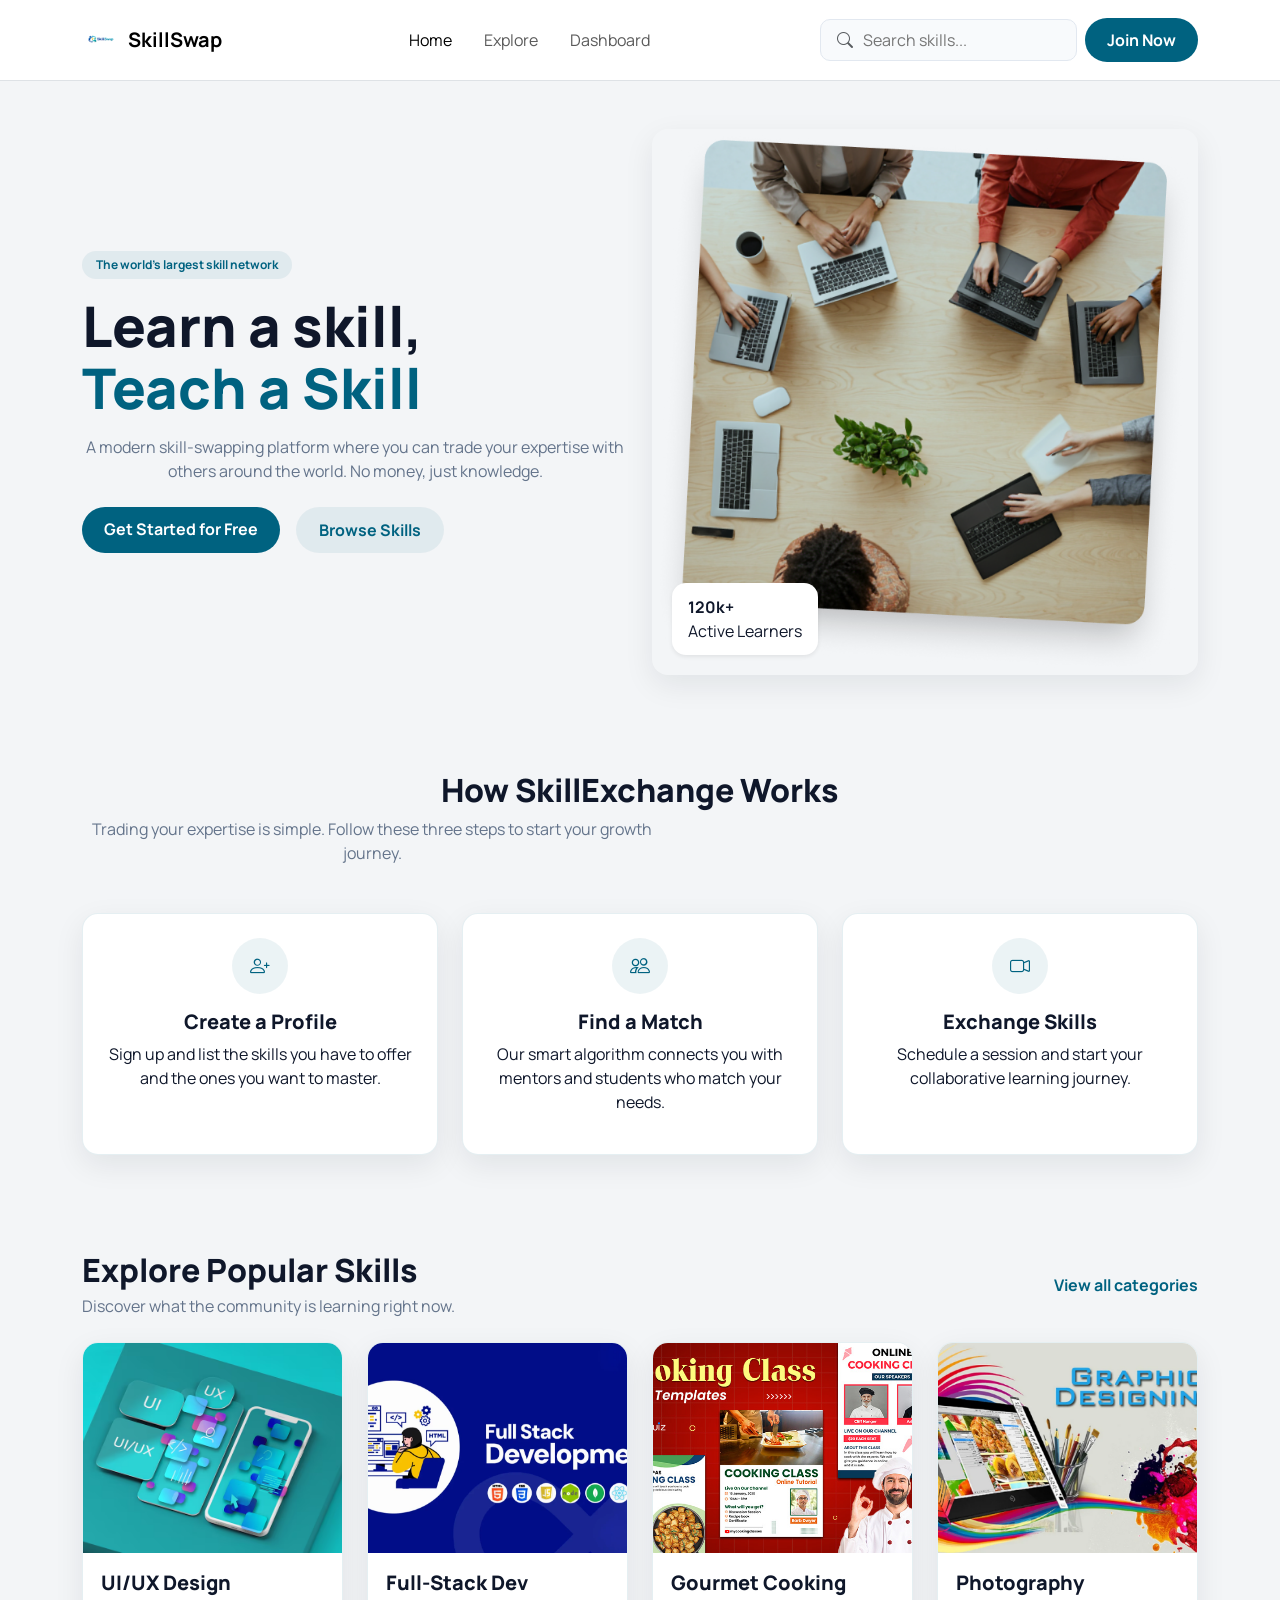
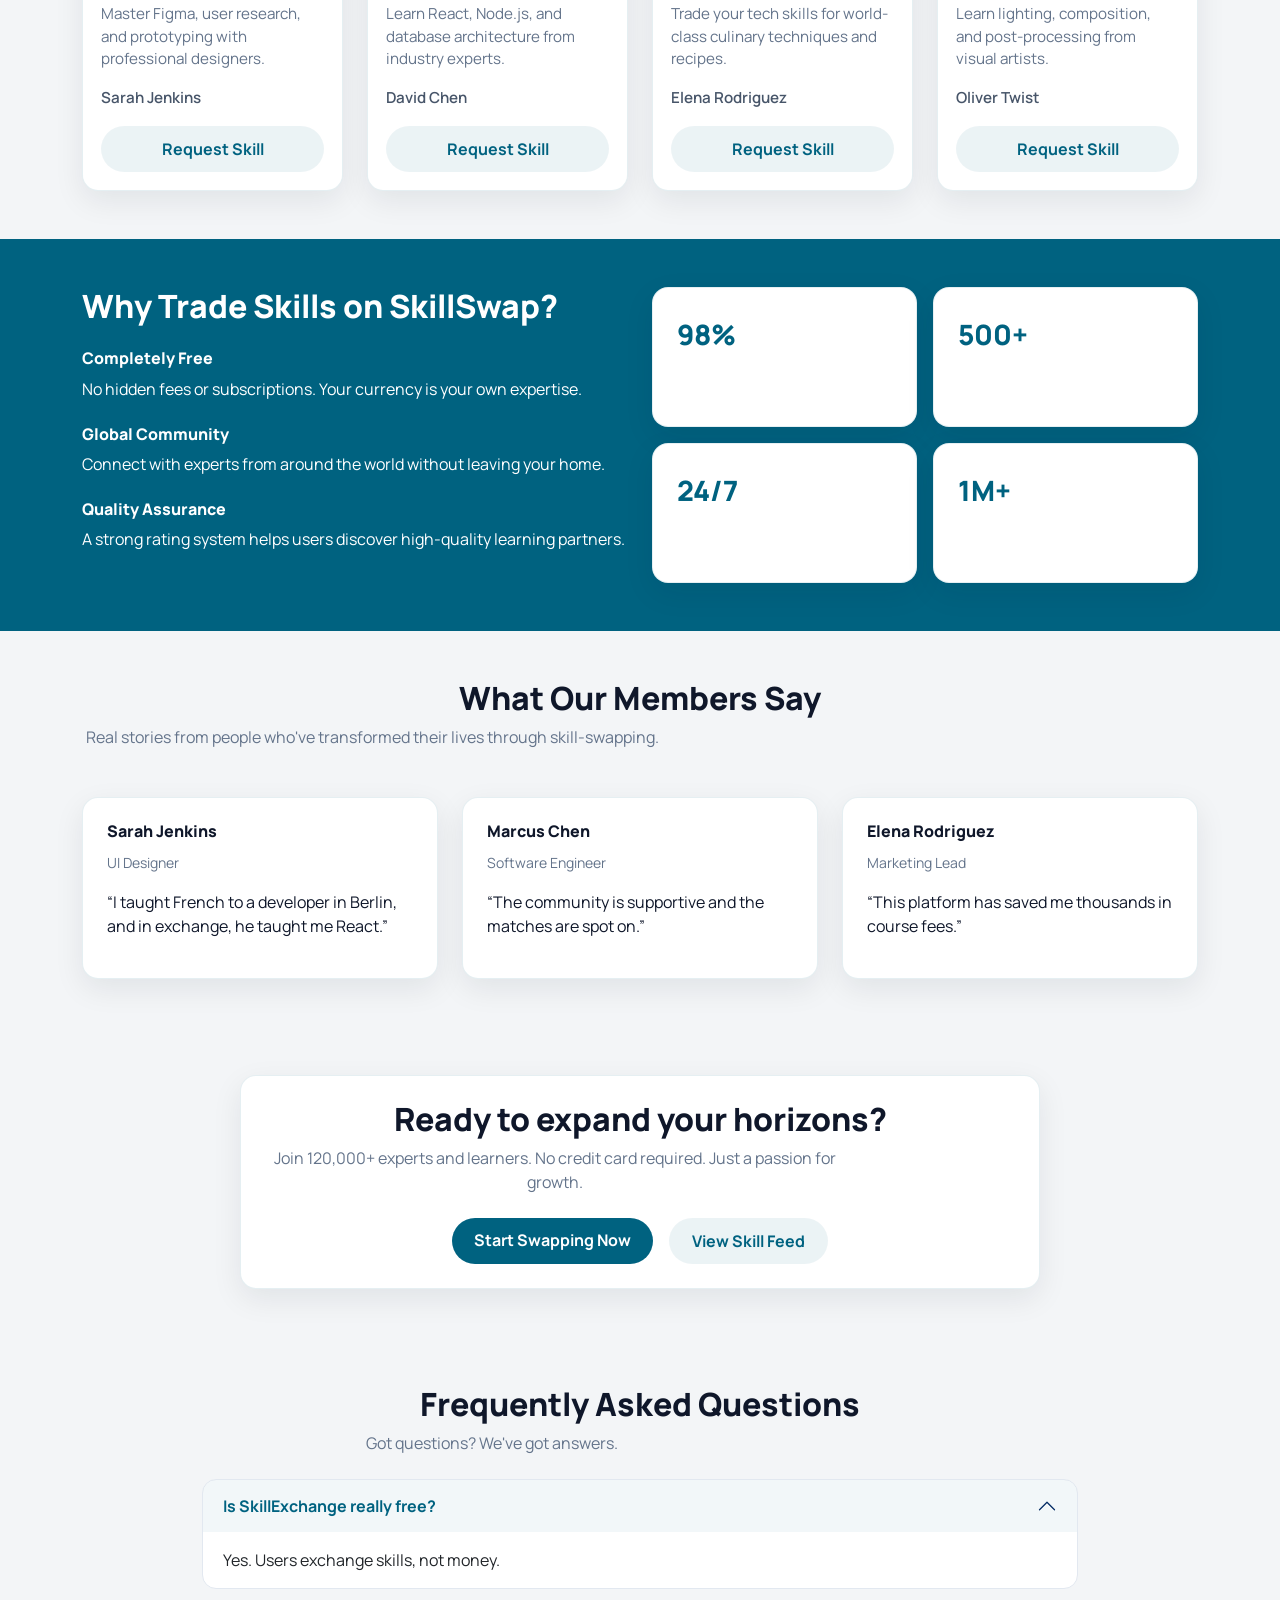
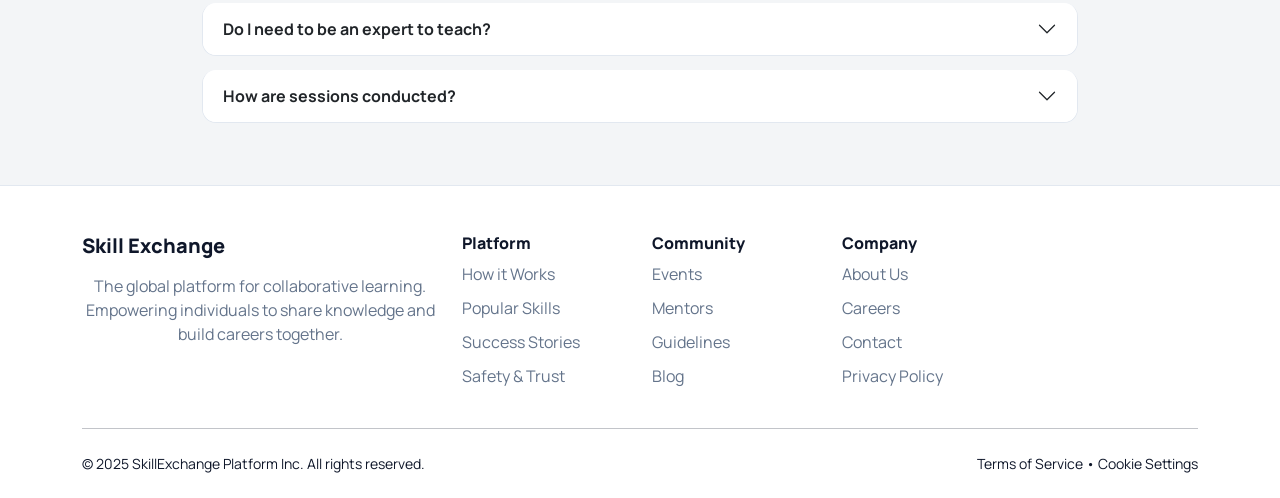
<file: index.html>
<!DOCTYPE html>
<html lang="en">
<head>
  <meta charset="UTF-8" />
  <meta name="viewport" content="width=device-width, initial-scale=1.0" />
  <title>SkillSwap | Learn a Skill, Teach a Skill</title>

  <link rel="preconnect" href="https://fonts.googleapis.com">
  <link rel="preconnect" href="https://fonts.gstatic.com" crossorigin>
  <link href="https://fonts.googleapis.com/css2?family=Manrope:wght@400;500;600;700;800&family=Montserrat:wght@400;500;600;700&display=swap" rel="stylesheet">

  <link href="https://cdn.jsdelivr.net/npm/bootstrap@5.3.3/dist/css/bootstrap.min.css" rel="stylesheet">
  <link href="https://cdn.jsdelivr.net/npm/bootstrap-icons@1.11.3/font/bootstrap-icons.css" rel="stylesheet">

  <link rel="stylesheet" href="assets/css/style.css" />
</head>


<body>
  <!-- Navbar -->
  <nav class="navbar navbar-expand-lg navbar-light bg-white border-bottom sticky-top py-3">
    <div class="container">
      <a class="navbar-brand d-flex align-items-center gap-2" href="index.html">
  <img src="assets/images/logo 2.png" alt="SkillSwap Logo" class="navbar-logo">
  <span class="fw-bold">SkillSwap</span>
</a>

      <button class="navbar-toggler" type="button" data-bs-toggle="collapse" data-bs-target="#mainNav">
        <span class="navbar-toggler-icon"></span>
      </button>

      <div class="collapse navbar-collapse" id="mainNav">
        <ul class="navbar-nav mx-auto gap-lg-3">
          <li class="nav-item"><a class="nav-link active" href="index.html">Home</a></li>
          <li class="nav-item"><a class="nav-link" href="explore.html">Explore</a></li>
          <li class="nav-item"><a class="nav-link" href="dashboard.html">Dashboard</a></li>
        </ul>

        <div class="d-flex align-items-center gap-2">
          <div class="search-box d-none d-lg-flex align-items-center px-3">
            <i class="bi bi-search text-muted me-2"></i>
            <input type="text" class="border-0 bg-transparent w-100" placeholder="Search skills..." />
          </div>
          <a href="signup.html" class="btn btn-brand">Join Now</a>
        </div>
      </div>
    </div>
  </nav>

  <!-- Hero -->
  <header class="hero-section py-5 py-lg-6">
    <div class="container">
      <div class="row align-items-center g-4">
        <div class="col-lg-6">
          <span class="badge badge-soft mb-3">The world’s largest skill network</span>
          <h1 class="hero-title mb-3">Learn a skill,<br><span>Teach a Skill</span></h1>
          <p class="hero-text mb-4">
            A modern skill-swapping platform where you can trade your expertise with others around the world.
            No money, just knowledge.
          </p>
          <div class="d-flex flex-wrap gap-3">
            <a href="signup.html" class="btn btn-brand">Get Started for Free</a>
            <a href="explore.html" class="btn btn-soft">Browse Skills</a>
          </div>
        </div>


        <div class="col-lg-6">
          <div class="hero-image-card">
            <img src="assets/images/Overlay+Shadow.png
            " class="img-fluid rounded-4" alt="SkillSwap hero">
            <div class="hero-stat shadow-sm">
              <strong>120k+</strong>
              <span>Active Learners</span>
            </div>
          </div>
        </div>
      </div>
    </div>
  </header>

  <!-- How it works -->
  <section class="py-5">
    <div class="container">
      <div class="text-center mb-5">
        <h2 class="section-title">How SkillExchange Works</h2>
        <p class="section-subtitle">Trading your expertise is simple. Follow these three steps to start your growth journey.</p>
      </div>

      <div class="row g-4">
        <div class="col-md-4">
          <div class="info-card h-100 text-center">
            <div class="icon-circle mx-auto mb-3"><i class="bi bi-person-plus"></i></div>
            <h5>Create a Profile</h5>
            <p>Sign up and list the skills you have to offer and the ones you want to master.</p>
          </div>
        </div>

        <div class="col-md-4">
          <div class="info-card h-100 text-center">
            <div class="icon-circle mx-auto mb-3"><i class="bi bi-people"></i></div>
            <h5>Find a Match</h5>
            <p>Our smart algorithm connects you with mentors and students who match your needs.</p>
          </div>
        </div>

        <div class="col-md-4">
          <div class="info-card h-100 text-center">
            <div class="icon-circle mx-auto mb-3"><i class="bi bi-camera-video"></i></div>
            <h5>Exchange Skills</h5>
            <p>Schedule a session and start your collaborative learning journey.</p>
          </div>
        </div>
      </div>
    </div>
  </section>

  <!-- Popular skills -->
  <section class="py-5">
    <div class="container">
      <div class="d-flex flex-wrap justify-content-between align-items-center mb-4">
        <div>
          <h2 class="section-title mb-1">Explore Popular Skills</h2>
          <p class="section-subtitle mb-0">Discover what the community is learning right now.</p>
        </div>
        <a href="explore.html" class="view-link">View all categories</a>
      </div>

      <div class="row g-4" id="popularSkills">
        <!-- JS injected cards -->
      </div>
    </div>
  </section>

  <!-- Why SkillSwap -->
  <section class="why-section py-5">
    <div class="container">
      <div class="row g-4 align-items-stretch">
        <div class="col-lg-6">
          <h2 class="text-white section-title mb-4">Why Trade Skills on SkillSwap?</h2>

          <div class="why-item">
            <h6>Completely Free</h6>
            <p>No hidden fees or subscriptions. Your currency is your own expertise.</p>
          </div>

          <div class="why-item">
            <h6>Global Community</h6>
            <p>Connect with experts from around the world without leaving your home.</p>
          </div>

          <div class="why-item">
            <h6>Quality Assurance</h6>
            <p>A strong rating system helps users discover high-quality learning partners.</p>
          </div>
        </div>

        <div class="col-lg-6">
          <div class="row g-3">
            <div class="col-6">
              <div class="stat-card"><h3>98%</h3><p>Satisfaction Rate</p></div>
            </div>
            <div class="col-6">
              <div class="stat-card"><h3>500+</h3><p>Unique Skills</p></div>
            </div>
            <div class="col-6">
              <div class="stat-card"><h3>24/7</h3><p>Learning Access</p></div>
            </div>
            <div class="col-6">
              <div class="stat-card"><h3>1M+</h3><p>Lessons Swapped</p></div>
            </div>
          </div>
        </div>
      </div>
    </div>
  </section>

  <!-- Testimonials -->
  <section class="py-5">
    <div class="container">
      <div class="text-center mb-5">
        <h2 class="section-title">What Our Members Say</h2>
        <p class="section-subtitle">Real stories from people who've transformed their lives through skill-swapping.</p>
      </div>

      <div class="row g-4">
        <div class="col-md-4">
          <div class="testimonial-card h-100">
            <h6>Sarah Jenkins</h6>
            <small>UI Designer</small>
            <p class="mt-3">“I taught French to a developer in Berlin, and in exchange, he taught me React.”</p>
          </div>
        </div>

        <div class="col-md-4">
          <div class="testimonial-card h-100">
            <h6>Marcus Chen</h6>
            <small>Software Engineer</small>
            <p class="mt-3">“The community is supportive and the matches are spot on.”</p>
          </div>
        </div>

        <div class="col-md-4">
          <div class="testimonial-card h-100">
            <h6>Elena Rodriguez</h6>
            <small>Marketing Lead</small>
            <p class="mt-3">“This platform has saved me thousands in course fees.”</p>
          </div>
        </div>
      </div>
    </div>
  </section>

  <!-- CTA -->
  <section class="py-5">
    <div class="container">
      <div class="cta-box text-center">
        <h2 class="section-title">Ready to expand your horizons?</h2>
        <p class="section-subtitle">Join 120,000+ experts and learners. No credit card required. Just a passion for growth.</p>
        <div class="d-flex justify-content-center flex-wrap gap-3 mt-4">
          <a href="signup.html" class="btn btn-brand">Start Swapping Now</a>
          <a href="explore.html" class="btn btn-soft">View Skill Feed</a>
        </div>
      </div>
    </div>
  </section>

  <!-- FAQ -->
  <section class="py-5">
    <div class="container faq-wrap">
      <div class="text-center mb-4">
        <h2 class="section-title">Frequently Asked Questions</h2>
        <p class="section-subtitle">Got questions? We've got answers.</p>
      </div>

      <div class="accordion" id="faqAccordion">
        <div class="accordion-item">
          <h2 class="accordion-header">
            <button class="accordion-button" type="button" data-bs-toggle="collapse" data-bs-target="#faq1">
              Is SkillExchange really free?
            </button>
          </h2>
          <div id="faq1" class="accordion-collapse collapse show" data-bs-parent="#faqAccordion">
            <div class="accordion-body">Yes. Users exchange skills, not money.</div>
          </div>
        </div>

        <div class="accordion-item">
          <h2 class="accordion-header">
            <button class="accordion-button collapsed" type="button" data-bs-toggle="collapse" data-bs-target="#faq2">
              Do I need to be an expert to teach?
            </button>
          </h2>
          <div id="faq2" class="accordion-collapse collapse" data-bs-parent="#faqAccordion">
            <div class="accordion-body">No. You only need a skill that can help someone else.</div>
          </div>
        </div>

        <div class="accordion-item">
          <h2 class="accordion-header">
            <button class="accordion-button collapsed" type="button" data-bs-toggle="collapse" data-bs-target="#faq3">
              How are sessions conducted?
            </button>
          </h2>
          <div id="faq3" class="accordion-collapse collapse" data-bs-parent="#faqAccordion">
            <div class="accordion-body">Sessions can be scheduled virtually or physically depending on users.</div>
          </div>
        </div>
      </div>
    </div>
  </section>
  
<!-- JS to inject popular skills start -->
  
  <!-- JS to inject popular skills end -->

  <!-- Footer -->
  <footer class="footer-section pt-5 pb-4">
    <div class="container">
      <div class="row g-4">
        <div class="col-lg-4">
          <h5 class="mb-3">Skill Exchange</h5>
          <p class="footer-text">
            The global platform for collaborative learning. Empowering individuals to share knowledge and build careers together.
          </p>
        </div>

        <div class="col-6 col-lg-2">
          <h6>Platform</h6>
          <ul class="list-unstyled footer-links">
            <li><a href="#">How it Works</a></li>
            <li><a href="#">Popular Skills</a></li>
            <li><a href="#">Success Stories</a></li>
            <li><a href="#">Safety & Trust</a></li>
          </ul>
        </div>

        <div class="col-6 col-lg-2">
          <h6>Community</h6>
          <ul class="list-unstyled footer-links">
            <li><a href="#">Events</a></li>
            <li><a href="#">Mentors</a></li>
            <li><a href="#">Guidelines</a></li>
            <li><a href="#">Blog</a></li>
          </ul>
        </div>

        <div class="col-6 col-lg-2">
          <h6>Company</h6>
          <ul class="list-unstyled footer-links">
            <li><a href="#">About Us</a></li>
            <li><a href="#">Careers</a></li>
            <li><a href="#">Contact</a></li>
            <li><a href="#">Privacy Policy</a></li>
          </ul>
        </div>
      </div>

      <hr class="my-4">

      <div class="d-flex flex-column flex-md-row justify-content-between gap-2">
        <small>© 2025 SkillExchange Platform Inc. All rights reserved.</small>
        <small>Terms of Service • Cookie Settings</small>
      </div>
    </div>
  </footer>

  <script src="https://cdn.jsdelivr.net/npm/bootstrap@5.3.3/dist/js/bootstrap.bundle.min.js"></script>
  <script src="assets/js/main.js"></script>
</body>
</html>
</file>
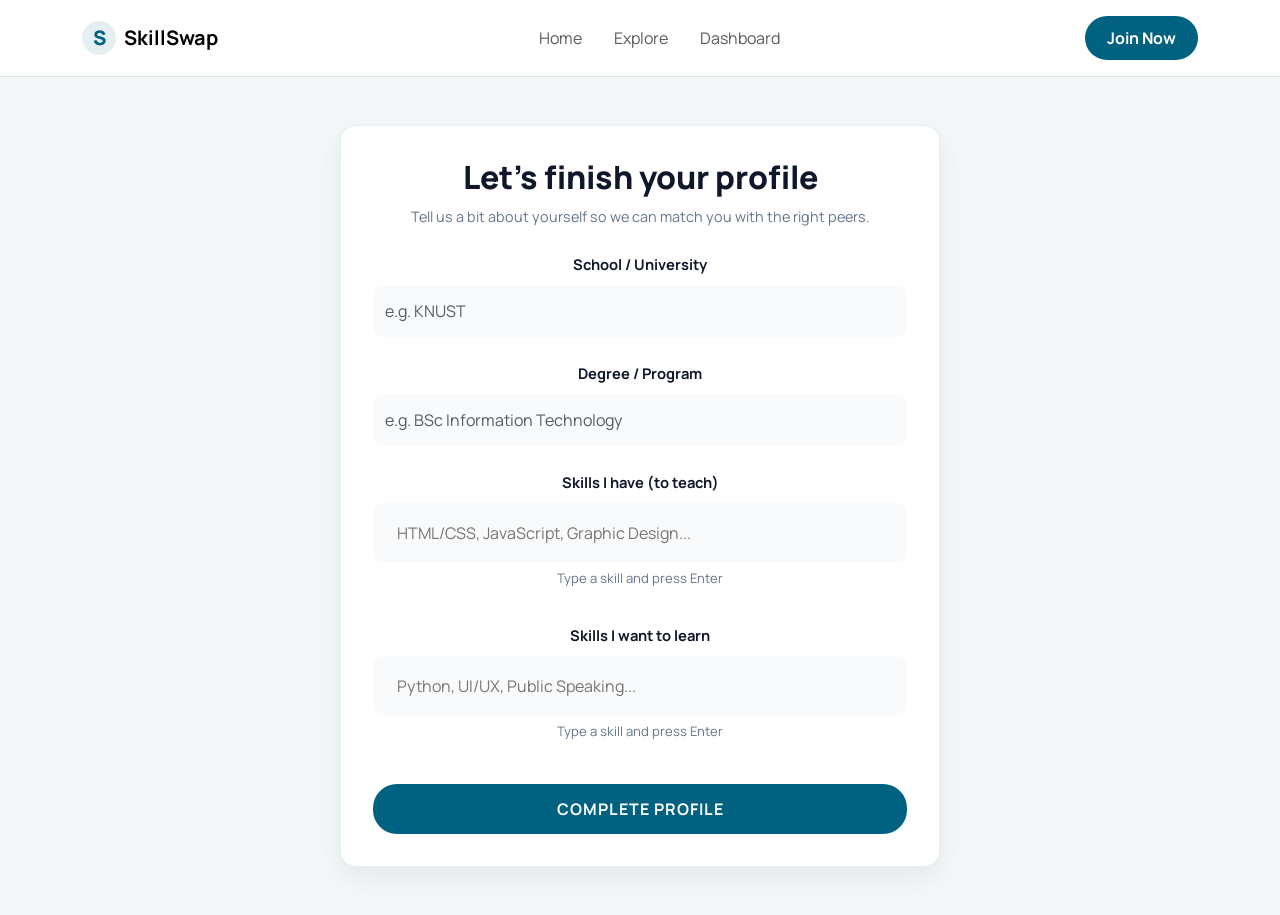
<file: create-profile.html>
<!DOCTYPE html>
<html lang="en">
<head>
  <meta charset="UTF-8" />
  <meta name="viewport" content="width=device-width, initial-scale=1.0" />
  <title>Complete Profile | SkillSwap</title>

  <link rel="preconnect" href="https://fonts.googleapis.com">
  <link rel="preconnect" href="https://fonts.gstatic.com" crossorigin>
  <link href="https://fonts.googleapis.com/css2?family=Manrope:wght@400;500;600;700;800&display=swap" rel="stylesheet">

  <link href="https://cdn.jsdelivr.net/npm/bootstrap@5.3.3/dist/css/bootstrap.min.css" rel="stylesheet">
  <link href="https://cdn.jsdelivr.net/npm/bootstrap-icons@1.11.3/font/bootstrap-icons.css" rel="stylesheet">

  <link rel="stylesheet" href="assets/css/style.css">
</head>
<body>

  <nav class="navbar navbar-expand-lg navbar-light bg-white border-bottom sticky-top py-3">
    <div class="container">
      <a class="navbar-brand fw-bold d-flex align-items-center gap-2" href="index.html">
        <span class="brand-logo">S</span>
        <span>SkillSwap</span>
      </a>

      <button class="navbar-toggler" type="button" data-bs-toggle="collapse" data-bs-target="#mainNav">
        <span class="navbar-toggler-icon"></span>
      </button>

      <div class="collapse navbar-collapse" id="mainNav">
        <ul class="navbar-nav mx-auto gap-lg-3">
          <li class="nav-item"><a class="nav-link" href="index.html">Home</a></li>
          <li class="nav-item"><a class="nav-link" href="explore.html">Explore</a></li>
          <li class="nav-item"><a class="nav-link" href="dashboard.html">Dashboard</a></li>
        </ul>

        <div class="d-flex align-items-center gap-2">
          <a href="signup.html" class="btn btn-brand">Join Now</a>
        </div>
      </div>
    </div>
  </nav>

  <section class="create-profile-page py-5">
    <div class="container">
      <div class="profile-card mx-auto">
        <div class="text-center mb-4">
          <h1 class="profile-title">Let’s finish your profile</h1>
          <p class="profile-subtitle">
            Tell us a bit about yourself so we can match you with the right peers.
          </p>
        </div>

        <form id="createProfileForm">
          <div class="mb-4">
            <label for="school" class="form-label">School / University</label>
            <input
              type="text"
              id="school"
              class="form-control custom-input"
              placeholder="e.g. KNUST"
              required
            >
          </div>

          <div class="mb-4">
            <label for="program" class="form-label">Degree / Program</label>
            <input
              type="text"
              id="program"
              class="form-control custom-input"
              placeholder="e.g. BSc Information Technology"
              required
            >
          </div>

          <div class="mb-4">
            <label for="teachInput" class="form-label">Skills I have (to teach)</label>
            <div class="tag-input-box" id="teachBox">
              <div class="tags-container" id="teachTags"></div>
              <input
                type="text"
                id="teachInput"
                class="tag-input"
                placeholder="HTML/CSS, JavaScript, Graphic Design..."
              >
            </div>
            <small class="helper-text">Type a skill and press Enter</small>
          </div>

          <div class="mb-4">
            <label for="learnInput" class="form-label">Skills I want to learn</label>
            <div class="tag-input-box" id="learnBox">
              <div class="tags-container" id="learnTags"></div>
              <input
                type="text"
                id="learnInput"
                class="tag-input"
                placeholder="Python, UI/UX, Public Speaking..."
              >
            </div>
            <small class="helper-text">Type a skill and press Enter</small>
          </div>

          <div id="profileFeedback" class="profile-feedback"></div>

          <button type="submit" class="btn btn-brand profile-btn w-100">
            Complete Profile
          </button>
        </form>
      </div>
    </div>
  </section>

  <script src="assets/js/create profile.js"></script>
</body>
</html>
</file>
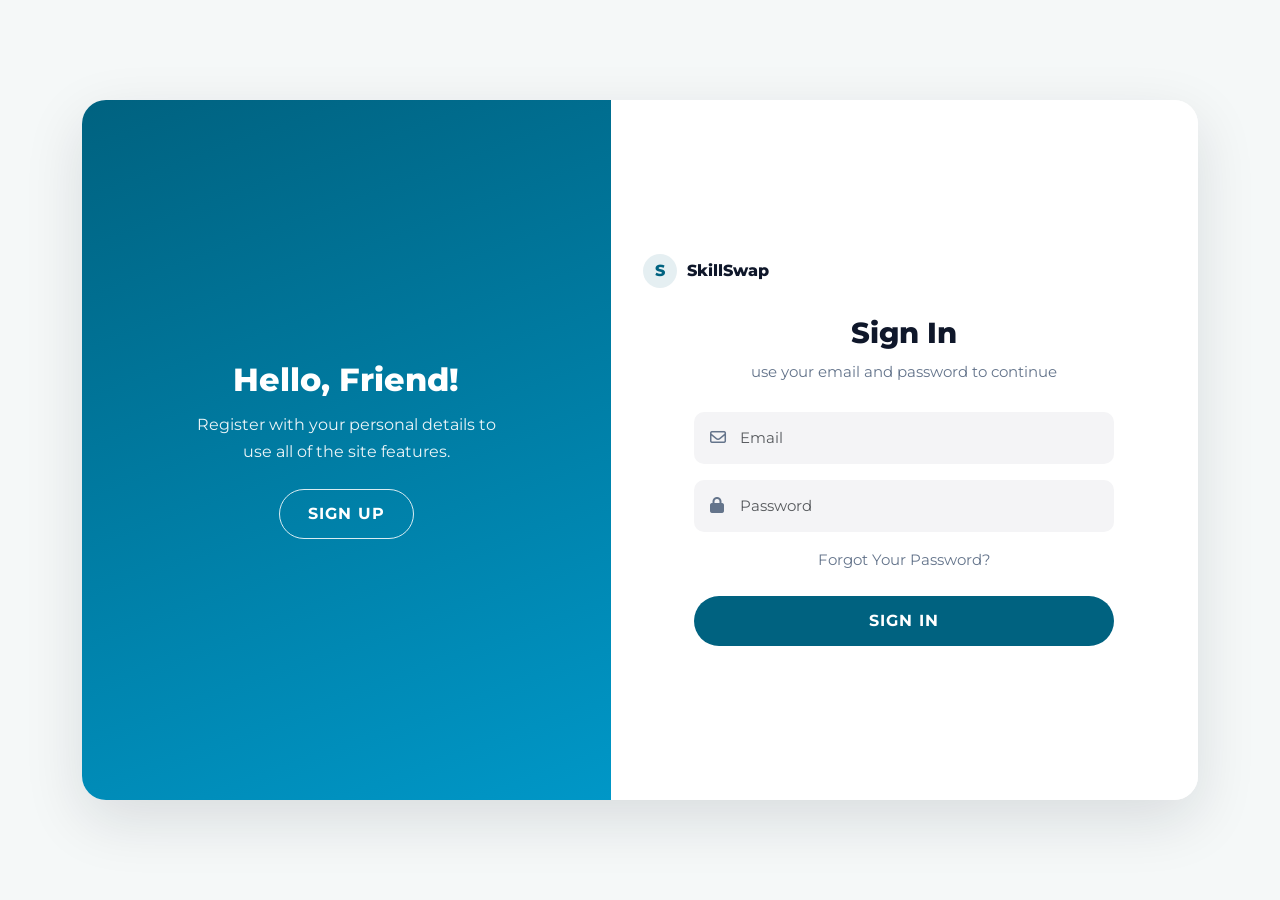
<file: dashboard.html>
<!DOCTYPE html>
<html lang="en">
<head>
  <meta charset="UTF-8" />
  <meta name="viewport" content="width=device-width, initial-scale=1.0" />
  <title>Dashboard | SkillSwap</title>

  <link rel="preconnect" href="https://fonts.googleapis.com">
  <link rel="preconnect" href="https://fonts.gstatic.com" crossorigin>
  <link href="https://fonts.googleapis.com/css2?family=Manrope:wght@400;500;600;700;800&display=swap" rel="stylesheet">

  <link href="https://cdn.jsdelivr.net/npm/bootstrap@5.3.3/dist/css/bootstrap.min.css" rel="stylesheet">
  <link href="https://cdn.jsdelivr.net/npm/bootstrap-icons@1.11.3/font/bootstrap-icons.css" rel="stylesheet">

  <link rel="stylesheet" href="assets/css/style.css">
</head>
<body>
  <!-- Top Navbar -->
  <nav class="navbar navbar-expand-lg dashboard-navbar bg-white border-bottom">
    <div class="container-fluid px-4">
      <a class="navbar-brand d-flex align-items-center gap-2" href="index.html">
        <span class="brand-logo">S</span>
      </a>

      <button class="navbar-toggler" type="button" data-bs-toggle="collapse" data-bs-target="#dashboardNav">
        <span class="navbar-toggler-icon"></span>
      </button>

      <div class="collapse navbar-collapse" id="dashboardNav">
        <ul class="navbar-nav ms-3 me-auto gap-lg-3">
          <li class="nav-item"><a class="nav-link" href="index.html">Home</a></li>
          <li class="nav-item"><a class="nav-link" href="explore.html">Explore</a></li>
          <li class="nav-item"><a class="nav-link active" href="dashboard.html">Dashboard</a></li>
        </ul>

        <div class="d-flex align-items-center gap-2 ms-auto account-area">
          <span class="account-text">My Account</span>
          <img
            id="topbarAvatar"
            src="assets/images/avatar-sarah.avif"
            alt="User Avatar"
            class="topbar-avatar"
          >
        </div>
      </div>
    </div>
  </nav>

  <!-- Dashboard Body -->
  <section class="dashboard-shell">
    <div class="dashboard-grid">
      <!-- Sidebar -->
      <aside class="dashboard-sidebar">
        <!-- Profile Card -->
        <div class="sidebar-card profile-card">
          <img
            id="sidebarProfileImage"
            src="assets/images/avatar-sarah.avif"
            alt="Profile"
            class="profile-photo"
          >

          <h4 id="sidebarUserName">Sarah Jenkins</h4>
          <p id="sidebarUserRole">UI/UX Designer & Frontend Dev</p>

          <div class="profile-stats">
            <div>
              <h5 id="swapCount">12</h5>
              <span>SWAPS</span>
            </div>
            <div>
              <h5 id="ratingCount">4.9</h5>
              <span>RATING</span>
            </div>
          </div>

          <a href="create-profile.html" class="btn edit-profile-btn w-100">Edit Profile</a>
        </div>

        <!-- Menu Card -->
        <div class="sidebar-card menu-card">
          <a href="#" class="menu-link active">
            <span><i class="bi bi-grid"></i> Overview</span>
          </a>

          <a href="#incomingRequestsSection" class="menu-link">
            <span><i class="bi bi-envelope"></i> Requests</span>
            <span class="menu-badge" id="requestsBadge">0</span>
          </a>

          <a href="#upcomingSessionsSection" class="menu-link">
            <span><i class="bi bi-calendar-event"></i> Schedule</span>
          </a>

          <a href="#" class="menu-link">
            <span><i class="bi bi-arrow-repeat"></i> Exchange History</span>
          </a>

          <a href="create-profile.html" class="menu-link">
            <span><i class="bi bi-gear"></i> Settings</span>
          </a>
        </div>
      </aside>

      <!-- Main Content -->
      <main class="dashboard-main">
        <!-- Incoming Requests -->
        <section class="content-section" id="incomingRequestsSection">
          <div class="section-head">
            <h3>Incoming Requests</h3>
            <a href="#" class="view-all-link">View all</a>
          </div>

          <div id="incomingRequestsContainer" class="cards-stack">
            <!-- JS content -->
          </div>
        </section>

        <!-- Upcoming Sessions -->
        <section class="content-section" id="upcomingSessionsSection">
          <div class="section-head">
            <h3>Upcoming Sessions</h3>
          </div>

          <div id="upcomingSessionsContainer" class="sessions-grid">
            <!-- JS content -->
          </div>
        </section>
      </main>
    </div>
  </section>

  <!-- Footer -->
  <footer class="dashboard-footer">
    <div class="footer-grid">
      <div class="footer-brand-block">
        <div class="footer-logo-wrap">
          <span class="brand-logo small-logo">S</span>
        </div>
        <p>
          The global platform for collaborative learning.
          Empowering individuals to share knowledge and build careers together.
        </p>

        <div class="footer-socials">
          <span><i class="bi bi-facebook"></i></span>
          <span><i class="bi bi-twitter-x"></i></span>
          <span><i class="bi bi-instagram"></i></span>
        </div>
      </div>

      <div>
        <h6>Platform</h6>
        <ul>
          <li><a href="#">How it Works</a></li>
          <li><a href="#">Popular Skills</a></li>
          <li><a href="#">Success Stories</a></li>
          <li><a href="#">Safety & Trust</a></li>
        </ul>
      </div>

      <div>
        <h6>Community</h6>
        <ul>
          <li><a href="#">Events</a></li>
          <li><a href="#">Mentors</a></li>
          <li><a href="#">Guidelines</a></li>
          <li><a href="#">Blog</a></li>
        </ul>
      </div>

      <div>
        <h6>Company</h6>
        <ul>
          <li><a href="#">About Us</a></li>
          <li><a href="#">Careers</a></li>
          <li><a href="#">Contact</a></li>
          <li><a href="#">Privacy Policy</a></li>
        </ul>
      </div>
    </div>
  </footer>

  <script src="assets/js/dashboard.js"></script>
  <script src="https://cdn.jsdelivr.net/npm/bootstrap@5.3.3/dist/js/bootstrap.bundle.min.js"></script>
</body>
</html>
</file>
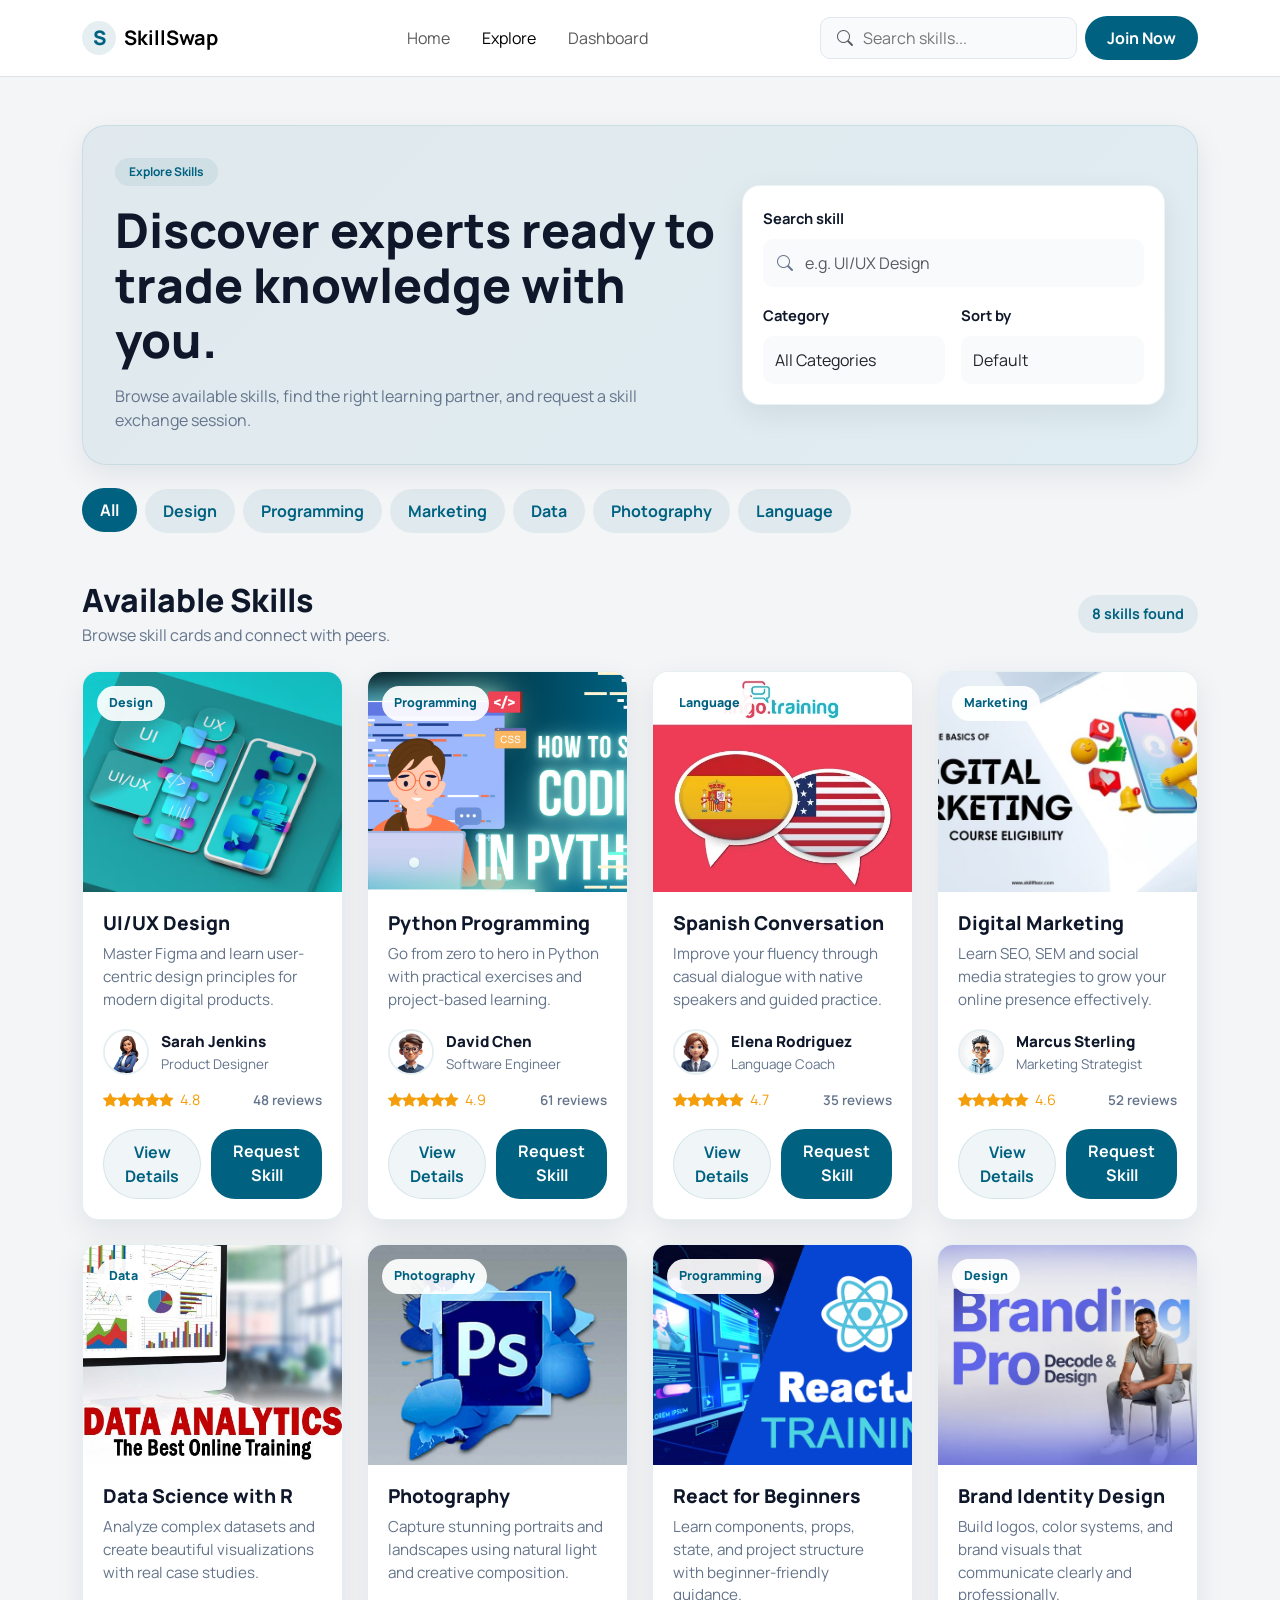
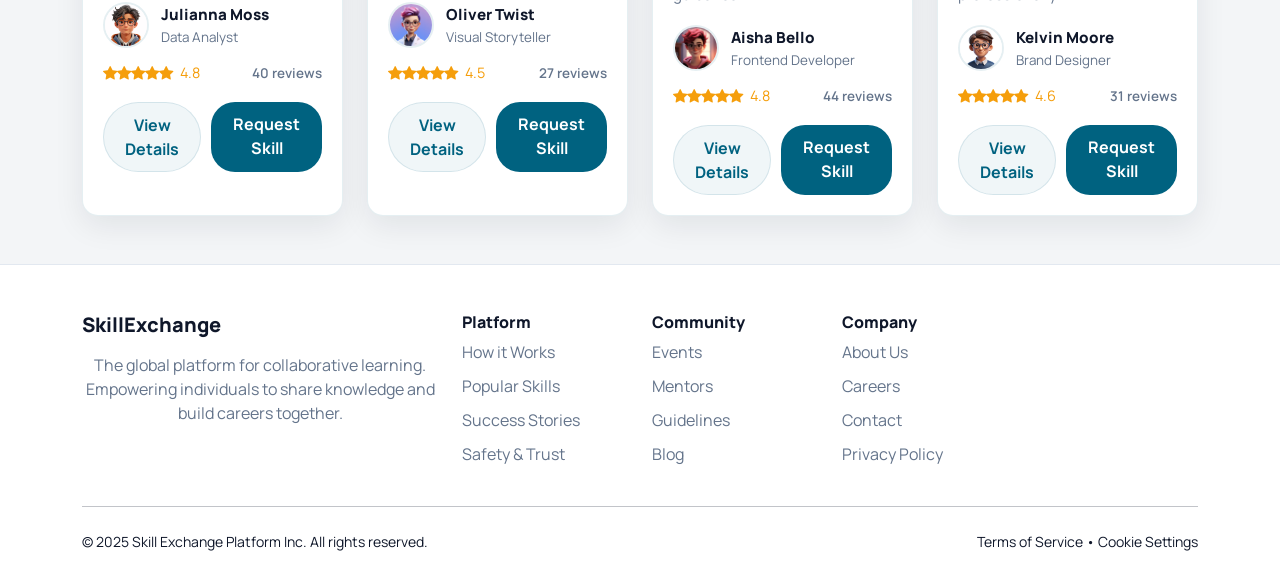
<file: explore.html>
<!doctype html>
<html lang="en">
  <head>
    <meta charset="UTF-8" />
    <meta name="viewport" content="width=device-width, initial-scale=1.0" />
    <title>Explore Skills | SkillSwap</title>

    <link rel="preconnect" href="https://fonts.googleapis.com" />
    <link rel="preconnect" href="https://fonts.gstatic.com" crossorigin />
    <link
      href="https://fonts.googleapis.com/css2?family=Manrope:wght@400;500;600;700;800&display=swap"
      rel="stylesheet"
    />

    <link
      href="https://cdn.jsdelivr.net/npm/bootstrap@5.3.3/dist/css/bootstrap.min.css"
      rel="stylesheet"
    />
    <link
      href="https://cdn.jsdelivr.net/npm/bootstrap-icons@1.11.3/font/bootstrap-icons.css"
      rel="stylesheet"
    />

    <link rel="stylesheet" href="assets/css/style.css" />
  </head>

  <body>
    <!-- Navbar -->
    <nav
      class="navbar navbar-expand-lg navbar-light bg-white border-bottom sticky-top py-3"
    >
      <div class="container">
        <a
          class="navbar-brand fw-bold d-flex align-items-center gap-2"
          href="index.html"
        >
          <span class="brand-logo">S</span>
          <span>SkillSwap</span>
        </a>

        <button
          class="navbar-toggler"
          type="button"
          data-bs-toggle="collapse"
          data-bs-target="#mainNav"
        >
          <span class="navbar-toggler-icon"></span>
        </button>

        <div class="collapse navbar-collapse" id="mainNav">
          <ul class="navbar-nav mx-auto gap-lg-3">
            <li class="nav-item">
              <a class="nav-link" href="index.html">Home</a>
            </li>
            <li class="nav-item">
              <a class="nav-link active" href="explore.html">Explore</a>
            </li>
            <li class="nav-item">
              <a class="nav-link" href="dashboard.html">Dashboard</a>
            </li>
          </ul>

          <div class="d-flex align-items-center gap-2">
            <div class="search-box d-none d-lg-flex align-items-center px-3">
              <i class="bi bi-search text-muted me-2"></i>
              <input
                id="navbarSearch"
                type="text"
                class="border-0 bg-transparent w-100"
                placeholder="Search skills..."
              />
            </div>
            <a href="signup.html" class="btn btn-brand">Join Now</a>
          </div>
        </div>
      </div>
    </nav>

    <!-- Explore Hero -->
    <section class="explore-hero py-5">
      <div class="container">
        <div class="explore-hero-box">
          <div class="row align-items-center g-4">
            <div class="col-lg-7">
              <span class="badge badge-soft mb-3">Explore Skills</span>
              <h1 class="explore-title mb-3">
                Discover experts ready to trade knowledge with you.
              </h1>
              <p class="explore-subtitle mb-0">
                Browse available skills, find the right learning partner, and
                request a skill exchange session.
              </p>
            </div>

            <div class="col-lg-5">
              <div class="explore-filter-box">
                <div class="row g-3">
                  <div class="col-12">
                    <label class="form-label">Search skill</label>
                    <div class="filter-input-wrap">
                      <i class="bi bi-search"></i>
                      <input
                        type="text"
                        id="skillSearch"
                        class="form-control filter-input"
                        placeholder="e.g. UI/UX Design"
                      />
                    </div>
                  </div>

                  <div class="col-md-6">
                    <label class="form-label">Category</label>
                    <select
                      id="categoryFilter"
                      class="form-select custom-select"
                    >
                      <option value="all">All Categories</option>
                      <option value="Design">Design</option>
                      <option value="Programming">Programming</option>
                      <option value="Marketing">Marketing</option>
                      <option value="Data">Data</option>
                      <option value="Photography">Photography</option>
                      <option value="Language">Language</option>
                    </select>
                  </div>

                  <div class="col-md-6">
                    <label class="form-label">Sort by</label>
                    <select id="sortFilter" class="form-select custom-select">
                      <option value="default">Default</option>
                      <option value="rating">Highest Rated</option>
                      <option value="reviews">Most Reviews</option>
                      <option value="title">A - Z</option>
                    </select>
                  </div>
                </div>
              </div>
            </div>
          </div>
        </div>

        <!-- Category Pills -->
        <div class="category-pills mt-4 d-flex flex-wrap gap-2">
          <button class="pill-btn active" data-category="all">All</button>
          <button class="pill-btn" data-category="Design">Design</button>
          <button class="pill-btn" data-category="Programming">
            Programming
          </button>
          <button class="pill-btn" data-category="Marketing">Marketing</button>
          <button class="pill-btn" data-category="Data">Data</button>
          <button class="pill-btn" data-category="Photography">
            Photography
          </button>
          <button class="pill-btn" data-category="Language">Language</button>
        </div>
      </div>
    </section>

    <!-- Skills Grid -->
    <section class="pb-5">
      <div class="container">
        <div
          class="d-flex justify-content-between align-items-center flex-wrap gap-2 mb-4"
        >
          <div>
            <h2 class="section-title mb-1">Available Skills</h2>
            <p class="section-subtitle mb-0">
              Browse skill cards and connect with peers.
            </p>
          </div>
          <span class="results-count" id="resultsCount">0 skills found</span>
        </div>

        <div class="row g-4" id="exploreSkillsGrid">
          <!-- JS skill cards -->
        </div>
      </div>
    </section>

    <!-- Footer -->
    <footer class="footer-section pt-5 pb-4">
      <div class="container">
        <div class="row g-4">
          <div class="col-lg-4">
            <h5 class="mb-3">SkillExchange</h5>
            <p class="footer-text">
              The global platform for collaborative learning. Empowering
              individuals to share knowledge and build careers together.
            </p>
          </div>

          <div class="col-6 col-lg-2">
            <h6>Platform</h6>
            <ul class="list-unstyled footer-links">
              <li><a href="#">How it Works</a></li>
              <li><a href="#">Popular Skills</a></li>
              <li><a href="#">Success Stories</a></li>
              <li><a href="#">Safety & Trust</a></li>
            </ul>
          </div>

          <div class="col-6 col-lg-2">
            <h6>Community</h6>
            <ul class="list-unstyled footer-links">
              <li><a href="#">Events</a></li>
              <li><a href="#">Mentors</a></li>
              <li><a href="#">Guidelines</a></li>
              <li><a href="#">Blog</a></li>
            </ul>
          </div>

          <div class="col-6 col-lg-2">
            <h6>Company</h6>
            <ul class="list-unstyled footer-links">
              <li><a href="#">About Us</a></li>
              <li><a href="#">Careers</a></li>
              <li><a href="#">Contact</a></li>
              <li><a href="#">Privacy Policy</a></li>
            </ul>
          </div>
        </div>

        <hr class="my-4" />

        <div
          class="d-flex flex-column flex-md-row justify-content-between gap-2"
        >
          <small>© 2025 Skill Exchange Platform Inc. All rights reserved.</small>
          <small>Terms of Service • Cookie Settings</small>
        </div>
      </div>
    </footer>

    <!-- Skill Details Modal -->
    <div
      class="modal fade"
      id="skillDetailsModal"
      tabindex="-1"
      aria-hidden="true"
    >
      <div class="modal-dialog modal-lg modal-dialog-centered">
        <div class="modal-content details-modal-content">
          <div class="modal-body p-0" id="skillDetailsContent">
            <!-- JS inject -->
            /* Explorer Script start */
            
            /* Explorer Script end */
          </div>
        </div>
      </div>
    </div>

    <script src="https://cdn.jsdelivr.net/npm/bootstrap@5.3.3/dist/js/bootstrap.bundle.min.js"></script>
    <script src="assets/js/explorer.js"></script>
  </body>
</html>
</file>
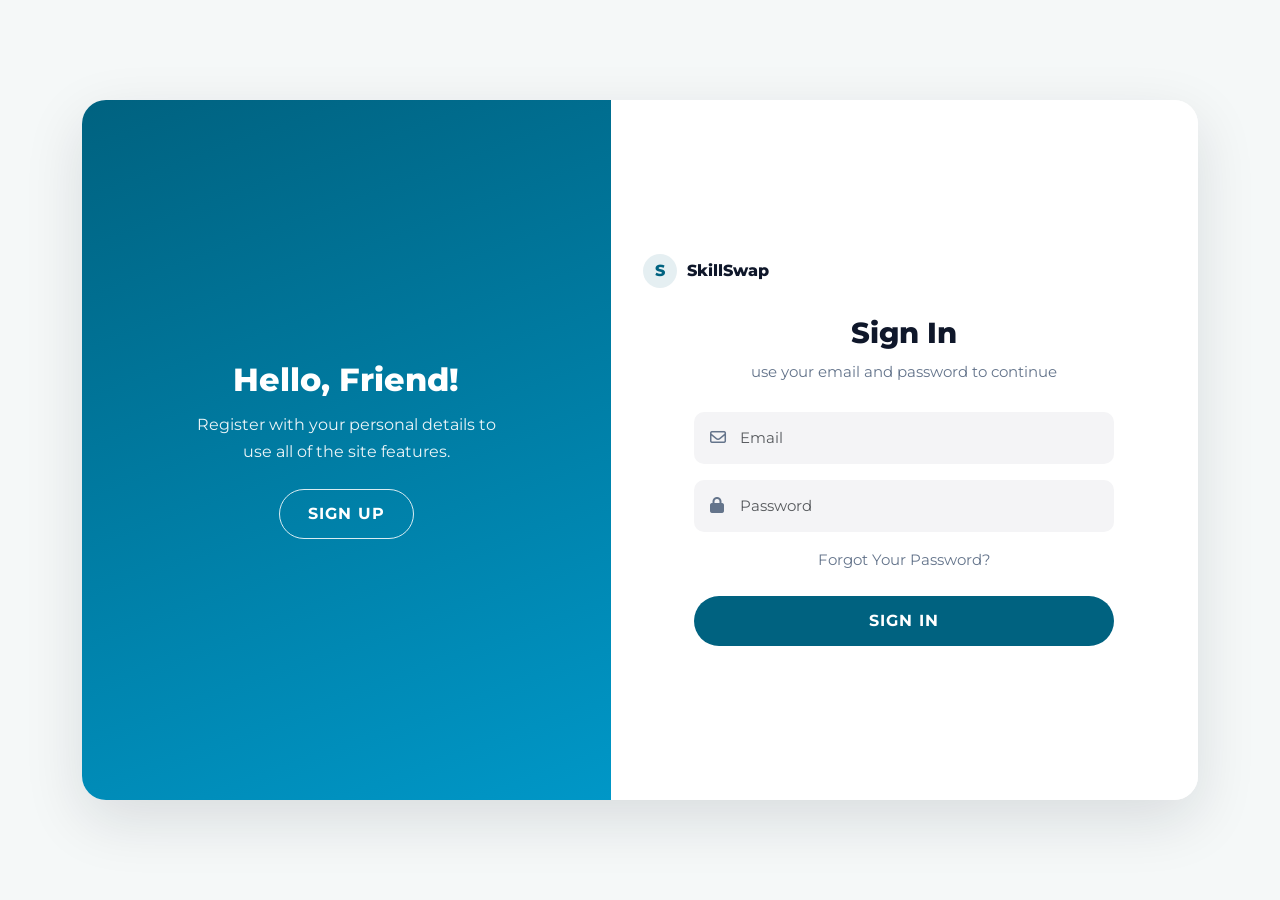
<file: login.html>
<!DOCTYPE html>
<html lang="en">
<head>
  <meta charset="UTF-8" />
  <meta name="viewport" content="width=device-width, initial-scale=1.0" />
  <title>Sign In | SkillSwap</title>

  <link rel="preconnect" href="https://fonts.googleapis.com">
  <link rel="preconnect" href="https://fonts.gstatic.com" crossorigin>
  <link href="https://fonts.googleapis.com/css2?family=Montserrat:wght@400;500;600;700;800&display=swap" rel="stylesheet">

  <link rel="stylesheet" href="https://cdnjs.cloudflare.com/ajax/libs/font-awesome/6.5.2/css/all.min.css">
  <link href="https://cdn.jsdelivr.net/npm/bootstrap@5.3.3/dist/css/bootstrap.min.css" rel="stylesheet">

  <link rel="stylesheet" href="assets/css/style.css">
</head>
<body>
  <section class="auth-page">
    <div class="container">
      <div class="auth-shell">

        <!-- Left: welcome panel -->
        <div class="auth-info-side">
          <div class="auth-info-content">
            <h2>Hello, Friend!</h2>
            <p>Register with your personal details to use all of the site features.</p>
            <a href="signup.html" class="btn auth-btn-ghost">Sign Up</a>
          </div>
        </div>

        <!-- Right: form -->
        <div class="auth-form-side">
          <a href="index.html" class="auth-brand">
            <span class="brand-logo">S</span>
            <span>SkillSwap</span>
          </a>

          <div class="auth-form-wrap">
            <h1 class="auth-title">Sign In</h1>
            <p class="auth-subtitle">use your email and password to continue</p>

            <form id="loginForm" novalidate>
              <div class="input-group-custom">
                <span class="input-icon"><i class="fa-regular fa-envelope"></i></span>
                <input type="email" id="loginEmail" class="form-control auth-input" placeholder="Email">
              </div>

              <div class="input-group-custom">
                <span class="input-icon"><i class="fa-solid fa-lock"></i></span>
                <input type="password" id="loginPassword" class="form-control auth-input" placeholder="Password">
              </div>

              <div class="forgot-wrap mb-3">
                <a href="#" class="forgot-link">Forgot Your Password?</a>
              </div>

              <div id="loginFeedback" class="auth-feedback"></div>

              <button type="submit" class="btn auth-btn-primary w-100">Sign In</button>
            </form>

            <p class="mobile-switch d-lg-none mt-4">
              Don’t have an account?
              <a href="signup.html">Sign Up</a>
            </p>
          </div>
        </div>

      </div>
    </div>
  </section>

  <script src="assets/js/signin.js"></script>
</body>
</html>
</file>
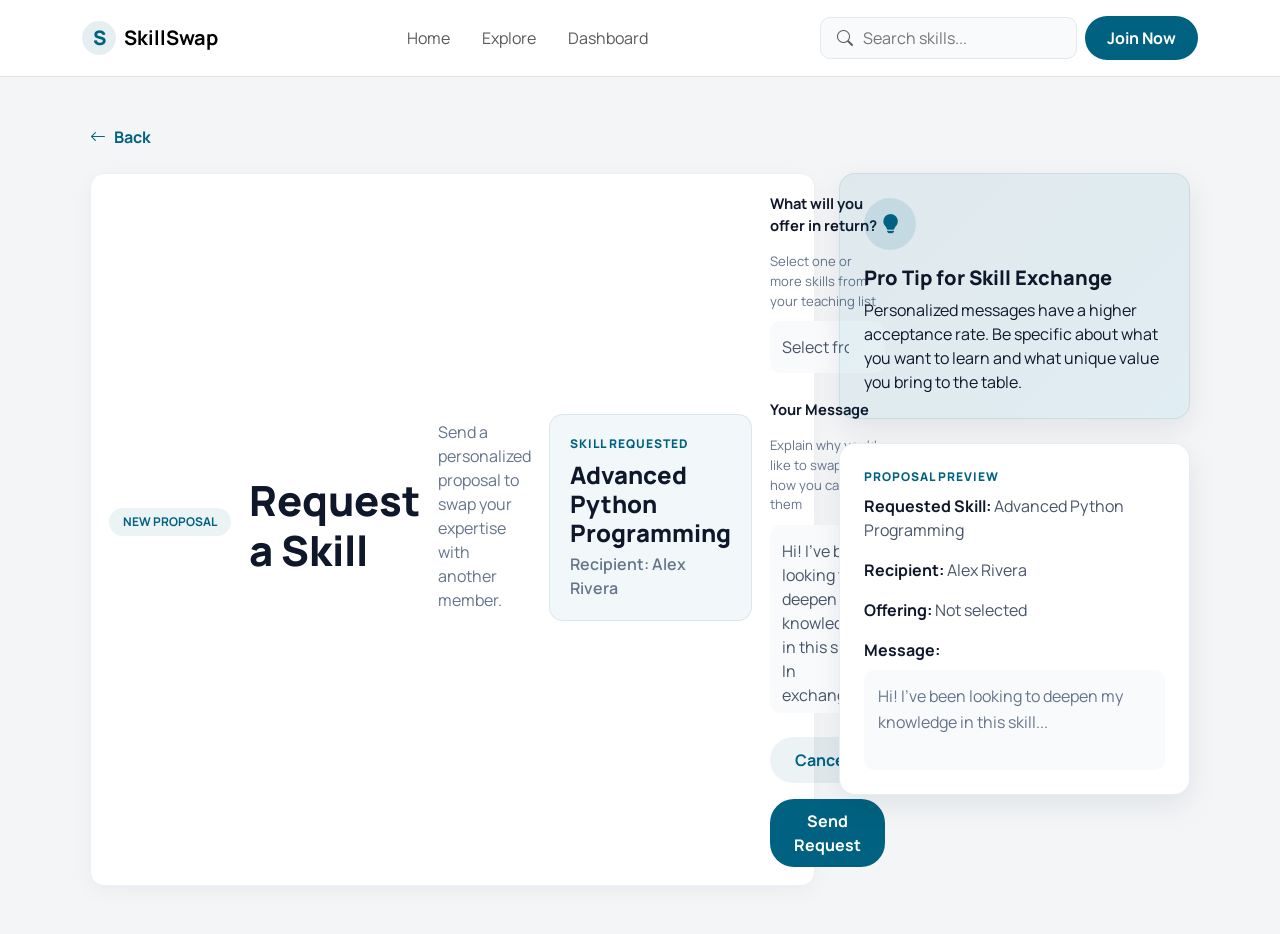
<file: request-skill.html>
<!DOCTYPE html>
<html lang="en">
<head>
  <meta charset="UTF-8" />
  <meta name="viewport" content="width=device-width, initial-scale=1.0" />
  <title>Request a Skill | SkillSwap</title>

  <link rel="preconnect" href="https://fonts.googleapis.com">
  <link rel="preconnect" href="https://fonts.gstatic.com" crossorigin>
  <link href="https://fonts.googleapis.com/css2?family=Manrope:wght@400;500;600;700;800&display=swap" rel="stylesheet">

  <link href="https://cdn.jsdelivr.net/npm/bootstrap@5.3.3/dist/css/bootstrap.min.css" rel="stylesheet">
  <link href="https://cdn.jsdelivr.net/npm/bootstrap-icons@1.11.3/font/bootstrap-icons.css" rel="stylesheet">

  <link rel="stylesheet" href="assets/css/style.css">
</head>
<body>

  <!-- Navbar -->
  <nav class="navbar navbar-expand-lg navbar-light bg-white border-bottom sticky-top py-3">
    <div class="container">
      <a class="navbar-brand fw-bold d-flex align-items-center gap-2" href="index.html">
        <span class="brand-logo">S</span>
        <span>SkillSwap</span>
      </a>

      <button class="navbar-toggler" type="button" data-bs-toggle="collapse" data-bs-target="#mainNav">
        <span class="navbar-toggler-icon"></span>
      </button>

      <div class="collapse navbar-collapse" id="mainNav">
        <ul class="navbar-nav mx-auto gap-lg-3">
          <li class="nav-item"><a class="nav-link" href="index.html">Home</a></li>
          <li class="nav-item"><a class="nav-link" href="explore.html">Explore</a></li>
          <li class="nav-item"><a class="nav-link" href="dashboard.html">Dashboard</a></li>
        </ul>

        <div class="d-flex align-items-center gap-2">
          <div class="search-box d-none d-lg-flex align-items-center px-3">
            <i class="bi bi-search text-muted me-2"></i>
            <input type="text" class="border-0 bg-transparent w-100" placeholder="Search skills..." />
          </div>
          <a href="signup.html" class="btn btn-brand">Join Now</a>
        </div>
      </div>
    </div>
  </nav>

  <!-- Main -->
  <section class="request-page py-5">
    <div class="container">
      <div class="request-wrap mx-auto">

        <a href="explore.html" class="back-link mb-4 d-inline-flex align-items-center gap-2">
          <i class="bi bi-arrow-left"></i>
          <span>Back</span>
        </a>

        <div class="row g-4 align-items-start">
          <!-- Form side -->
          <div class="col-lg-8">
            <div class="request-card">
              <span class="badge badge-soft mb-3 text-uppercase">New Proposal</span>
              <h1 class="request-title">Request a Skill</h1>
              <p class="request-subtitle">
                Send a personalized proposal to swap your expertise with another member.
              </p>

              <div class="requested-skill-box mb-4">
                <p class="small-label mb-2">Skill Requested</p>
                <h4 id="requestedSkillTitle" class="mb-1">Advanced Python Programming</h4>
                <p id="requestedRecipient" class="recipient-text mb-0">Recipient: Alex Rivera</p>
              </div>

              <form id="requestSkillForm">
                <div class="mb-4">
                  <label for="offerSkill" class="form-label">What will you offer in return?</label>
                  <p class="helper-text">Select one or more skills from your teaching list</p>
                  <select id="offerSkill" class="form-select custom-input" required>
                    <option value="">Select from your teaching list</option>
                    <option value="UI/UX Design">UI/UX Design</option>
                    <option value="HTML & CSS">HTML & CSS</option>
                    <option value="JavaScript">JavaScript</option>
                    <option value="React Fundamentals">React Fundamentals</option>
                    <option value="Graphic Design">Graphic Design</option>
                    <option value="Public Speaking">Public Speaking</option>
                  </select>
                </div>

                <div class="mb-4">
                  <label for="message" class="form-label">Your Message</label>
                  <p class="helper-text">Explain why you'd like to swap and how you can help them</p>
                  <textarea
                    id="message"
                    class="form-control custom-input textarea-input"
                    rows="7"
                    required
                  >Hi! I've been looking to deepen my knowledge in this skill. In exchange, I can offer one of my strengths and help you grow in return. I believe this exchange will be beneficial for both of us.</textarea>
                </div>

                <div class="form-feedback mb-3" id="formFeedback"></div>

                <div class="d-flex flex-wrap gap-3">
                  <a href="explore.html" class="btn btn-soft px-4">Cancel</a>
                  <button type="submit" class="btn btn-brand px-4">Send Request</button>
                </div>
              </form>
            </div>
          </div>

          <!-- Tip side -->
          <div class="col-lg-4">
            <div class="tip-card">
              <div class="tip-icon mb-3">
                <i class="bi bi-lightbulb-fill"></i>
              </div>
              <h5 class="mb-2">Pro Tip for Skill Exchange</h5>
              <p class="mb-0">
                Personalized messages have a higher acceptance rate. Be specific about what you want to learn and what unique value you bring to the table.
              </p>
            </div>

            <div class="preview-card mt-4">
              <p class="small-label mb-2">Proposal Preview</p>
              <div class="preview-item mb-3">
                <span class="preview-key">Requested Skill:</span>
                <span id="previewSkill">Advanced Python Programming</span>
              </div>
              <div class="preview-item mb-3">
                <span class="preview-key">Recipient:</span>
                <span id="previewTutor">Alex Rivera</span>
              </div>
              <div class="preview-item mb-3">
                <span class="preview-key">Offering:</span>
                <span id="previewOffer">Not selected</span>
              </div>
              <div class="preview-item">
                <span class="preview-key d-block mb-2">Message:</span>
                <div id="previewMessage" class="preview-message">
                  Hi! I've been looking to deepen my knowledge in this skill...
                </div>
              </div>
            </div>
          </div>
        </div>

      </div>
    </div>
  </section>

  <script src="https://cdn.jsdelivr.net/npm/bootstrap@5.3.3/dist/js/bootstrap.bundle.min.js"></script>
  <script src="assets/js/request skill.js">  </script>
</body>
</html>
</file>
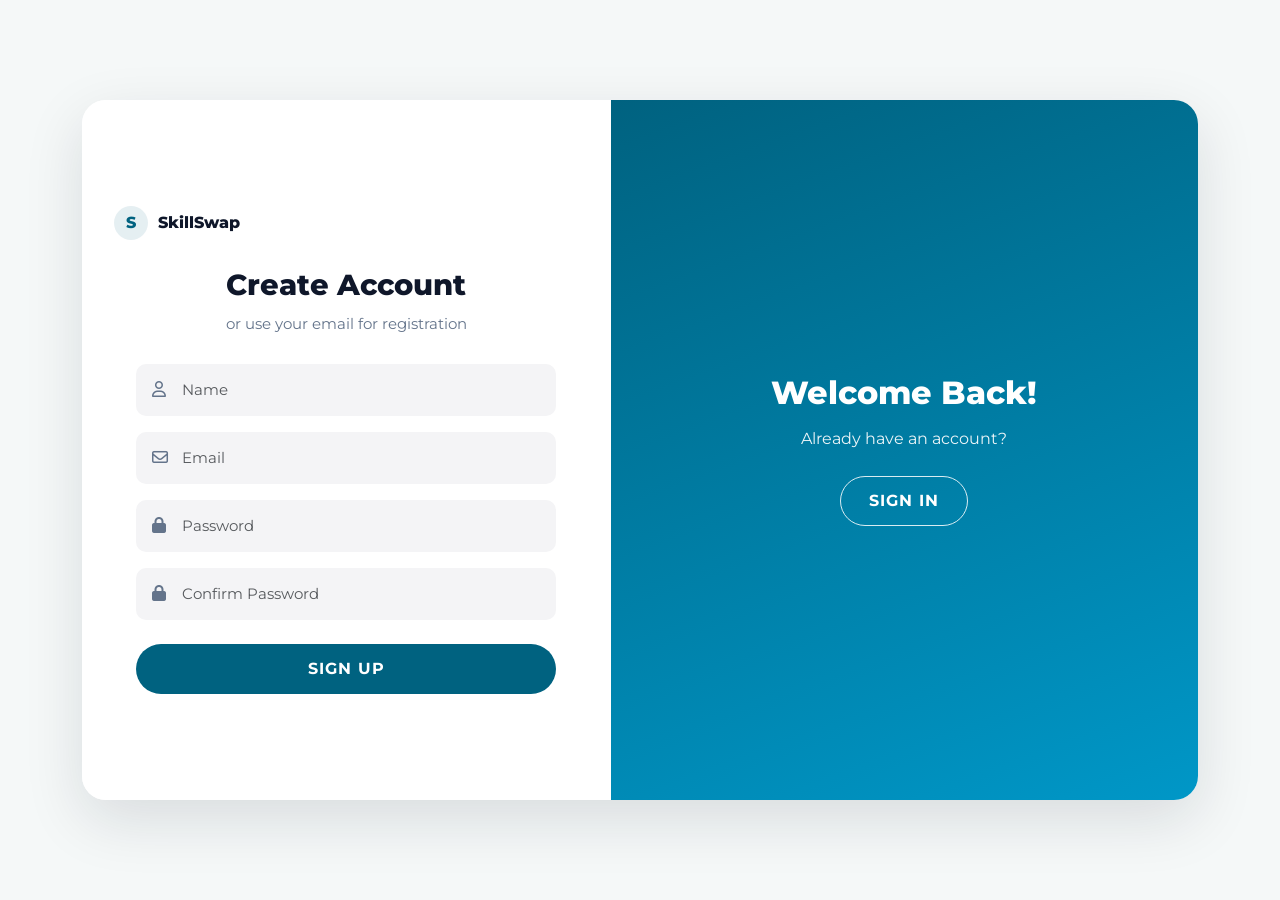
<file: signup.html>
<!DOCTYPE html>
<html lang="en">
<head>
  <meta charset="UTF-8" />
  <meta name="viewport" content="width=device-width, initial-scale=1.0" />
  <title>Sign Up | SkillSwap</title>

  <link rel="preconnect" href="https://fonts.googleapis.com">
  <link rel="preconnect" href="https://fonts.gstatic.com" crossorigin>
  <link href="https://fonts.googleapis.com/css2?family=Montserrat:wght@400;500;600;700;800&display=swap" rel="stylesheet">

  <link rel="stylesheet" href="https://cdnjs.cloudflare.com/ajax/libs/font-awesome/6.5.2/css/all.min.css">
  <link href="https://cdn.jsdelivr.net/npm/bootstrap@5.3.3/dist/css/bootstrap.min.css" rel="stylesheet">

  <link rel="stylesheet" href="assets/css/style.css">
</head>
<body>
  <section class="auth-page">
    <div class="container">
      <div class="auth-shell">

        <!-- Left: form -->
        <div class="auth-form-side">
          <a href="index.html" class="auth-brand">
            <span class="brand-logo">S</span>
            <span>SkillSwap</span>
          </a>

          <div class="auth-form-wrap">
            <h1 class="auth-title">Create Account</h1>
            <p class="auth-subtitle">or use your email for registration</p>

            <form id="signupForm" novalidate>
              <div class="input-group-custom">
                <span class="input-icon"><i class="fa-regular fa-user"></i></span>
                <input type="text" id="fullName" class="form-control auth-input" placeholder="Name">
              </div>

              <div class="input-group-custom">
                <span class="input-icon"><i class="fa-regular fa-envelope"></i></span>
                <input type="email" id="email" class="form-control auth-input" placeholder="Email">
              </div>

              <div class="input-group-custom">
                <span class="input-icon"><i class="fa-solid fa-lock"></i></span>
                <input type="password" id="password" class="form-control auth-input" placeholder="Password">
              </div>

              <div class="input-group-custom">
                <span class="input-icon"><i class="fa-solid fa-lock"></i></span>
                <input type="password" id="confirmPassword" class="form-control auth-input" placeholder="Confirm Password">
              </div>

              <div id="signupFeedback" class="auth-feedback"></div>

              <button type="submit" class="btn auth-btn-primary w-100">Sign Up</button>
            </form>

            <p class="mobile-switch d-lg-none mt-4">
              Already have an account?
              <a href="login.html">Sign In</a>
            </p>
          </div>
        </div>

        <!-- Right: welcome panel -->
        <div class="auth-info-side">
          <div class="auth-info-content">
            <h2>Welcome Back!</h2>
            <p>Already have an account?</p>
            <a href="login.html" class="btn auth-btn-ghost">Sign In</a>
          </div>
        </div>

      </div>
    </div>
  </section>

  <script src="assets/js/signup.js"></script>
</body>
</html>
</file>
<file: assets/css/style.css>
:root {
  --primary: #006280;
  --primary-bright: #0097c7;
  --bg-light: #f5f8f8;
  --surface: #ffffff;
  --border: #e2e8f0;
  --text-dark: #0f172a;
  --text-body: #475569;
  --text-muted: #64748b;
  --chip-bg: #e6f3f5;
  --warning: #f59e0b;
  --success-bg: #dcfce7;
  --success-text: #166534;
  --danger: #ef4444;
  --radius-card: 16px;
  --radius-input: 10px;
  --radius-pill: 24px;
  --shadow-soft: 0 10px 30px rgba(15, 23, 42, 0.08);
}

body {
  font-family: "Manrope", sans-serif;
  background: var(--bg-light);
  color: var(--text-body);
}

h1, h2, h3, h4, h5, h6 {
  color: var(--text-dark);
  font-weight: 800;
}

a {
  text-decoration: none;
}

.navbar {
  background: #fff;
}

.brand-logo {
  width: 34px;
  height: 34px;
  border-radius: 50%;
  background: rgba(0, 98, 128, 0.1);
  color: var(--primary);
  display: inline-flex;
  align-items: center;
  justify-content: center;
  font-weight: 800;
}

.search-box {
  background: #f8fafc;
  border: 1px solid var(--border);
  border-radius: 10px;
  min-width: 220px;
  height: 42px;
}

.search-box input:focus {
  outline: none;
}

.btn-brand {
  background: var(--primary);
  color: #fff;
  border-radius: var(--radius-pill);
  padding: 10px 22px;
  font-weight: 700;
  border: none;
}

.btn-brand:hover {
  background: #004c63;
  color: #fff;
}

.btn-soft {
  background: rgba(0, 98, 128, 0.08);
  color: var(--primary);
  border-radius: var(--radius-pill);
  padding: 10px 22px;
  font-weight: 700;
}

.btn-soft:hover {
  background: rgba(0, 98, 128, 0.16);
  color: var(--primary);
}

.badge-soft {
  background: rgba(0, 98, 128, 0.08);
  color: var(--primary);
  font-weight: 700;
  padding: 8px 14px;
  border-radius: 999px;
}

.hero-title {
  font-size: clamp(2rem, 5vw, 3.5rem);
  line-height: 1.1;
}

.hero-title span {
  color: var(--primary);
}

.hero-text,
.section-subtitle,
.footer-text {
  color: var(--text-muted);
  max-width: 580px;
  text-align: center;
}

.hero-image-card {
  position: relative;
}

.hero-image-card img {
  border-radius: 24px;
  box-shadow: var(--shadow-soft);
}

.hero-stat {
  position: absolute;
  left: 20px;
  bottom: 20px;
  background: #fff;
  border-radius: 14px;
  padding: 12px 16px;
  display: flex;
  flex-direction: column;
}

.section-title {
  font-size: 2rem;
  margin-bottom: 0.5rem;
}

.info-card,
.skill-card,
.testimonial-card,
.cta-box,
.stat-card {
  background: var(--surface);
  border: 1px solid rgba(0, 98, 128, 0.1);
  border-radius: var(--radius-card);
  box-shadow: var(--shadow-soft);
}

.info-card,
.testimonial-card,
.cta-box,
.stat-card {
  padding: 24px;
}

.icon-circle {
  width: 56px;
  height: 56px;
  background: rgba(0, 98, 128, 0.08);
  color: var(--primary);
  border-radius: 50%;
  display: flex;
  align-items: center;
  justify-content: center;
  font-size: 1.25rem;
}

.skill-card {
  overflow: hidden;
}

.skill-card img {
  width: 100%;
  height: 210px;
  object-fit: cover;
}

.skill-card-body {
  padding: 18px;
}

.skill-card p {
  color: var(--text-muted);
  font-size: 0.95rem;
}

.skill-user {
  color: var(--text-body);
  font-weight: 600;
  font-size: 0.95rem;
}

.view-link {
  color: var(--primary);
  font-weight: 700;
}

.why-section {
  background: var(--primary);
}

.why-section .section-title,
.why-section h6,
.why-section p {
  color: #fff;
}

.why-item {
  margin-bottom: 24px;
}

.stat-card {
  min-height: 140px;
  display: flex;
  flex-direction: column;
  justify-content: center;
}

.stat-card h3 {
  color: var(--primary);
  margin-bottom: 4px;
}

.testimonial-card small {
  color: var(--text-muted);
}

.cta-box {
  max-width: 800px;
  margin: 0 auto;
}

.faq-wrap {
  max-width: 900px;
}

.accordion-item {
  border: 1px solid var(--border);
  border-radius: 14px !important;
  overflow: hidden;
  margin-bottom: 14px;
}

.accordion-button {
  font-weight: 700;
  background: #fff;
}

.accordion-button:not(.collapsed) {
  color: var(--primary);
  background: rgba(0, 98, 128, 0.05);
  box-shadow: none;
}

.footer-section {
  background: #fff;
  border-top: 1px solid var(--border);
}

.footer-links li {
  margin-bottom: 10px;
}

.footer-links a {
  color: var(--text-muted);
}

.footer-links a:hover {
  color: var(--primary);
}

@media (max-width: 991px) {
  .hero-section {
    text-align: center;
  }

  .hero-text {
    margin-inline: auto;
  }

  .hero-stat {
    position: static;
    margin-top: 14px;
    width: fit-content;
  }
}

/* Explore page Start */
.explore-hero-box {
  background: linear-gradient(135deg, rgba(0, 98, 128, 0.08), rgba(0, 151, 199, 0.08));
  border: 1px solid rgba(0, 98, 128, 0.1);
  border-radius: 24px;
  padding: 32px;
  box-shadow: var(--shadow-soft);
}

.explore-title {
  font-size: clamp(2rem, 4vw, 3rem);
  line-height: 1.15;
  max-width: 620px;
}

.explore-subtitle {
  color: var(--text-muted);
  max-width: 560px;
}

.explore-filter-box {
  background: #ffffff;
  border: 1px solid rgba(0, 98, 128, 0.08);
  border-radius: 18px;
  padding: 20px;
  box-shadow: var(--shadow-soft);
}

.form-label {
  font-weight: 700;
  color: var(--text-dark);
  font-size: 0.92rem;
}

.filter-input-wrap {
  position: relative;
}

.filter-input-wrap i {
  position: absolute;
  top: 50%;
  left: 14px;
  transform: translateY(-50%);
  color: var(--text-muted);
  z-index: 2;
}

.filter-input,
.custom-select {
  border: none;
  background: #f8fafc;
  border-radius: 10px;
  min-height: 48px;
  box-shadow: none !important;
}

.filter-input {
  padding-left: 42px;
}

.filter-input:focus,
.custom-select:focus {
  border: 1px solid rgba(0, 98, 128, 0.25);
  background: #ffffff;
}

.category-pills {
  margin-top: 20px;
}

.pill-btn {
  border: none;
  background: rgba(0, 98, 128, 0.08);
  color: var(--primary);
  font-weight: 700;
  padding: 10px 18px;
  border-radius: 999px;
  transition: 0.3s ease;
}

.pill-btn:hover,
.pill-btn.active {
  background: var(--primary);
  color: #fff;
  transform: translateY(-1px);
}

.results-count {
  display: inline-flex;
  align-items: center;
  background: rgba(0, 98, 128, 0.08);
  color: var(--primary);
  border-radius: 999px;
  padding: 8px 14px;
  font-weight: 700;
  font-size: 0.9rem;
}

.explore-card {
  background: #fff;
  border: 1px solid rgba(0, 98, 128, 0.1);
  border-radius: 16px;
  overflow: hidden;
  box-shadow: var(--shadow-soft);
  height: 100%;
  transition: 0.3s ease;
}

.explore-card:hover {
  transform: translateY(-4px);
}

.explore-card-image-wrap {
  position: relative;
  overflow: hidden;
}

.explore-card-image {
  width: 100%;
  height: 220px;
  object-fit: cover;
  transition: 0.35s ease;
}

.explore-card:hover .explore-card-image {
  transform: scale(1.05);
}

.skill-badge {
  position: absolute;
  top: 14px;
  left: 14px;
  background: rgba(255, 255, 255, 0.92);
  color: var(--primary);
  border-radius: 999px;
  font-size: 0.78rem;
  font-weight: 800;
  padding: 8px 12px;
}

.explore-card-body {
  padding: 20px;
}

.explore-card-title {
  font-size: 1.2rem;
  margin-bottom: 8px;
}

.explore-card-text {
  color: var(--text-muted);
  font-size: 0.95rem;
  min-height: 48px;
}

.tutor-row {
  display: flex;
  align-items: center;
  gap: 12px;
  margin: 18px 0 14px;
}

.tutor-avatar {
  width: 46px;
  height: 46px;
  border-radius: 50%;
  object-fit: cover;
  border: 2px solid rgba(0, 98, 128, 0.1);
}

.tutor-name {
  margin: 0;
  font-weight: 800;
  color: var(--text-dark);
  font-size: 0.95rem;
}

.tutor-meta {
  margin: 0;
  color: var(--text-muted);
  font-size: 0.84rem;
}

.rating-row {
  display: flex;
  align-items: center;
  justify-content: space-between;
  margin-bottom: 18px;
  gap: 10px;
}

.rating-stars {
  color: #f59e0b;
  font-size: 0.9rem;
}

.review-count {
  color: var(--text-muted);
  font-size: 0.84rem;
  font-weight: 600;
}

.card-actions {
  display: flex;
  gap: 10px;
}

.card-actions .btn {
  flex: 1;
}

.btn-outline-soft {
  background: rgba(0, 98, 128, 0.06);
  color: var(--primary);
  border: 1px solid rgba(0, 98, 128, 0.12);
  border-radius: 999px;
  font-weight: 700;
  padding: 10px 16px;
}

.btn-outline-soft:hover {
  background: rgba(0, 98, 128, 0.12);
  color: var(--primary);
}

.empty-state {
  background: #fff;
  border: 1px dashed rgba(0, 98, 128, 0.2);
  border-radius: 18px;
  padding: 40px 20px;
  text-align: center;
  box-shadow: var(--shadow-soft);
}

.empty-state i {
  font-size: 2rem;
  color: var(--primary);
  margin-bottom: 12px;
}

.details-modal-content {
  border: none;
  border-radius: 22px;
  overflow: hidden;
}

.details-hero {
  width: 100%;
  height: 300px;
  object-fit: cover;
}

.details-body {
  padding: 28px;
}

.details-user {
  display: flex;
  align-items: center;
  gap: 14px;
  margin: 18px 0;
}

.details-user img {
  width: 56px;
  height: 56px;
  border-radius: 50%;
  object-fit: cover;
}

.details-pill {
  display: inline-flex;
  background: rgba(0, 98, 128, 0.08);
  color: var(--primary);
  padding: 8px 14px;
  border-radius: 999px;
  font-weight: 700;
  font-size: 0.85rem;
  margin-bottom: 14px;
}

@media (max-width: 991px) {
  .explore-hero-box {
    padding: 24px;
  }
}

@media (max-width: 767px) {
  .explore-card-image {
    height: 200px;
  }

  .card-actions {
    flex-direction: column;
  }

  .details-hero {
    height: 220px;
  }
}
/* Explore page End */


/* Request Skill page Start */

.request-wrap {
  max-width: 1100px;
}

.request-card,
.tip-card,
.preview-card {
  background: #ffffff;
  border: 1px solid rgba(0, 98, 128, 0.1);
  border-radius: 16px;
  box-shadow: var(--shadow-soft);
}

.request-card {
  padding: 32px;
}

.tip-card,
.preview-card {
  padding: 24px;
}

.back-link {
  color: var(--primary);
  font-weight: 700;
}

.back-link:hover {
  color: var(--primary);
  opacity: 0.9;
}

.request-title {
  font-size: clamp(2rem, 4vw, 2.6rem);
  margin-bottom: 8px;
}

.request-subtitle {
  color: var(--text-muted);
  margin-bottom: 28px;
  max-width: 620px;
}

.requested-skill-box {
  background: rgba(0, 98, 128, 0.05);
  border: 1px solid rgba(0, 98, 128, 0.1);
  border-radius: 14px;
  padding: 20px;
}

.small-label {
  color: var(--primary);
  text-transform: uppercase;
  letter-spacing: 1px;
  font-size: 0.75rem;
  font-weight: 800;
}

.recipient-text {
  color: var(--text-muted);
  font-weight: 600;
}

.helper-text {
  color: var(--text-muted);
  font-size: 0.9rem;
  margin-top: -2px;
  margin-bottom: 10px;
}

.custom-input {
  background: #f8fafc;
  border: none;
  border-radius: 10px;
  min-height: 50px;
  box-shadow: none !important;
  color: var(--text-body);
}

.custom-input:focus {
  background: #ffffff;
  border: 1px solid rgba(0, 98, 128, 0.25);
}

.textarea-input {
  min-height: 180px;
  resize: vertical;
  padding-top: 14px;
}

.tip-card {
  background: linear-gradient(135deg, rgba(0, 98, 128, 0.08), rgba(0, 151, 199, 0.08));
}

.tip-icon {
  width: 52px;
  height: 52px;
  border-radius: 50%;
  background: rgba(0, 98, 128, 0.12);
  color: var(--primary);
  display: flex;
  align-items: center;
  justify-content: center;
  font-size: 1.2rem;
}

.preview-key {
  font-weight: 700;
  color: var(--text-dark);
}

.preview-item span:last-child {
  color: var(--text-body);
}

.preview-message {
  background: #f8fafc;
  border-radius: 10px;
  padding: 14px;
  color: var(--text-muted);
  line-height: 1.6;
  min-height: 100px;
}

.form-feedback {
  display: none;
  border-radius: 10px;
  padding: 12px 14px;
  font-weight: 600;
}

.form-feedback.success {
  display: block;
  background: #dcfce7;
  color: #166534;
}

.form-feedback.error {
  display: block;
  background: rgba(239, 68, 68, 0.1);
  color: #b91c1c;
}

@media (max-width: 991px) {
  .request-card {
    padding: 24px;
  }
}

@media (max-width: 767px) {
  .request-card,
  .tip-card,
  .preview-card {
    padding: 20px;
  }
}
/* Request Skill page End */


/* Dashboard page Start */

body {
  font-family: "Manrope", sans-serif;
  background: #f3f5f7;
  color: #0f172a;
}

/* Navbar */
.dashboard-navbar {
  min-height: 72px;
}

.dashboard-navbar .nav-link {
  color: #475569;
  font-weight: 600;
  position: relative;
}

.dashboard-navbar .nav-link.active {
  color: #0f172a;
}

.dashboard-navbar .nav-link.active::after {
  content: "";
  position: absolute;
  left: 0;
  bottom: -14px;
  width: 100%;
  height: 2px;
  background: #006280;
  border-radius: 999px;
}

.account-area {
  font-size: 0.92rem;
  color: #0f172a;
  font-weight: 600;
}

.account-text {
  white-space: nowrap;
}

.topbar-avatar {
  width: 34px;
  height: 34px;
  border-radius: 50%;
  object-fit: cover;
}

/* Layout */
.dashboard-shell {
  padding: 40px 14px;
}

.dashboard-grid {
  display: grid;
  grid-template-columns: 300px 1fr;
  gap: 18px;
  max-width: 1280px;
  margin: 0 auto;
  align-items: start;
}

/* Sidebar */
.dashboard-sidebar {
  display: flex;
  flex-direction: column;
  gap: 16px;
}

.sidebar-card,
.request-card,
.session-card {
  background: #ffffff;
  border: 1px solid #edf0f2;
  border-radius: 14px;
  box-shadow: 0 6px 20px rgba(15, 23, 42, 0.04);
}

.sidebar-card {
  padding: 22px 18px;
}

.profile-card {
  text-align: center;
}

.profile-photo {
  width: 92px;
  height: 92px;
  border-radius: 50%;
  object-fit: cover;
  margin-bottom: 14px;
  border: 4px solid #f1f5f9;
}

.profile-card h4 {
  font-size: 1.35rem;
  margin-bottom: 4px;
}

.profile-card p {
  font-size: 0.9rem;
  color: #64748b;
  margin-bottom: 18px;
}

.profile-stats {
  display: grid;
  grid-template-columns: repeat(2, 1fr);
  gap: 14px;
  margin-bottom: 18px;
  padding-top: 2px;
}

.profile-stats h5 {
  margin-bottom: 2px;
  color: #006280;
  font-weight: 800;
}

.profile-stats span {
  font-size: 0.72rem;
  color: #94a3b8;
  font-weight: 700;
  letter-spacing: 0.8px;
}

.edit-profile-btn {
  background: #f3f6fb;
  color: #0f172a;
  border: none;
  border-radius: 10px;
  font-weight: 700;
  font-size: 0.92rem;
  padding: 12px;
}

.edit-profile-btn:hover {
  background: #e8eef6;
  color: #0f172a;
}

/* Menu */
.menu-card {
  padding: 8px;
}

.menu-link {
  display: flex;
  justify-content: space-between;
  align-items: center;
  padding: 14px 12px;
  border-radius: 10px;
  color: #475569;
  font-weight: 600;
  text-decoration: none;
  position: relative;
  font-size: 0.95rem;
}

.menu-link i {
  margin-right: 10px;
  color: #64748b;
}

.menu-link.active {
  background: #f8fafc;
  color: #0f172a;
}

.menu-link.active::before {
  content: "";
  position: absolute;
  left: -8px;
  top: 10px;
  bottom: 10px;
  width: 3px;
  border-radius: 999px;
  background: #006280;
}

.menu-badge {
  background: #ef4444;
  color: #fff;
  min-width: 18px;
  height: 18px;
  font-size: 0.72rem;
  border-radius: 999px;
  display: inline-flex;
  align-items: center;
  justify-content: center;
  font-weight: 700;
}

/* Main */
.dashboard-main {
  display: flex;
  flex-direction: column;
  gap: 20px;
}

.content-section {
  background: transparent;
}

.section-head {
  display: flex;
  justify-content: space-between;
  align-items: center;
  margin-bottom: 14px;
  padding: 0 2px;
}

.section-head h3 {
  margin: 0;
  font-size: 1.8rem;
  font-weight: 800;
}

.view-all-link {
  color: #006280;
  font-size: 0.88rem;
  font-weight: 700;
  text-decoration: none;
}

/* Requests */
.cards-stack {
  display: flex;
  flex-direction: column;
  gap: 12px;
}

.request-card {
  padding: 18px;
  display: flex;
  justify-content: space-between;
  gap: 18px;
  align-items: center;
}

.request-left {
  display: flex;
  align-items: flex-start;
  gap: 14px;
}

.request-avatar {
  width: 46px;
  height: 46px;
  border-radius: 50%;
  object-fit: cover;
}

.request-info h5 {
  font-size: 1rem;
  margin-bottom: 4px;
}

.request-info p {
  margin-bottom: 10px;
  color: #64748b;
  font-size: 0.9rem;
}

.skill-pills {
  display: flex;
  flex-wrap: wrap;
  gap: 8px;
}

.skill-pill {
  font-size: 0.76rem;
  padding: 6px 10px;
  border-radius: 999px;
  font-weight: 700;
}

.skill-pill-light {
  background: #f5f7fa;
  color: #475569;
}

.skill-pill-teal {
  background: #d8f0f4;
  color: #006280;
}

.request-actions {
  display: flex;
  gap: 10px;
  align-items: center;
}

.btn-decline,
.btn-accept {
  border-radius: 8px;
  font-size: 0.85rem;
  font-weight: 700;
  padding: 10px 16px;
  border: 1px solid transparent;
}

.btn-decline {
  background: #ffffff;
  color: #64748b;
  border-color: #e5e7eb;
}

.btn-accept {
  background: #006280;
  color: #ffffff;
}

.btn-accept:hover {
  background: #004f67;
  color: #ffffff;
}

/* Sessions */
.sessions-grid {
  display: grid;
  grid-template-columns: repeat(2, 1fr);
  gap: 16px;
}

.session-card {
  padding: 18px;
}

.session-top {
  display: flex;
  justify-content: space-between;
  align-items: center;
  margin-bottom: 14px;
  gap: 12px;
}

.status-tag {
  display: inline-flex;
  align-items: center;
  gap: 6px;
  padding: 5px 10px;
  border-radius: 999px;
  font-size: 0.72rem;
  font-weight: 800;
  text-transform: uppercase;
}

.status-confirmed {
  background: #dcfce7;
  color: #166534;
}

.status-pending {
  background: #fef3c7;
  color: #b45309;
}

.session-time {
  font-size: 0.8rem;
  color: #64748b;
  display: inline-flex;
  align-items: center;
  gap: 5px;
}

.session-user {
  display: flex;
  align-items: center;
  gap: 12px;
  margin-bottom: 16px;
}

.session-user img {
  width: 44px;
  height: 44px;
  border-radius: 50%;
  object-fit: cover;
}

.session-user h5 {
  font-size: 1rem;
  margin-bottom: 2px;
}

.session-user p {
  margin-bottom: 0;
  color: #94a3b8;
  font-size: 0.84rem;
}

.session-action-btn {
  width: 100%;
  border: none;
  border-radius: 8px;
  padding: 12px 14px;
  font-weight: 700;
  font-size: 0.9rem;
  background: #f3f6fb;
  color: #006280;
}

.session-action-btn.disabled {
  color: #94a3b8;
}

/* Empty */
.empty-box {
  background: #ffffff;
  border: 1px dashed #dbe3ea;
  border-radius: 14px;
  padding: 30px 20px;
  text-align: center;
  color: #64748b;
}

.empty-box i {
  font-size: 1.8rem;
  color: #006280;
  margin-bottom: 10px;
  display: inline-block;
}

/* Footer */
.dashboard-footer {
  margin-top: 36px;
  background: #ffffff;
  border-top: 1px solid #edf0f2;
  padding: 38px 24px;
}

.footer-grid {
  max-width: 1280px;
  margin: 0 auto;
  display: grid;
  grid-template-columns: 1.5fr 1fr 1fr 1fr;
  gap: 30px;
}

.footer-brand-block p {
  color: #64748b;
  font-size: 0.92rem;
  line-height: 1.7;
  max-width: 270px;
  margin-top: 14px;
}

.footer-grid h6 {
  margin-bottom: 14px;
  font-weight: 800;
}

.footer-grid ul {
  list-style: none;
  padding: 0;
  margin: 0;
}

.footer-grid li {
  margin-bottom: 10px;
}

.footer-grid a {
  text-decoration: none;
  color: #64748b;
  font-size: 0.92rem;
}

.footer-socials {
  display: flex;
  gap: 10px;
  margin-top: 18px;
}

.footer-socials span {
  width: 30px;
  height: 30px;
  border-radius: 50%;
  background: #eef6f8;
  color: #006280;
  display: inline-flex;
  align-items: center;
  justify-content: center;
}

.small-logo {
  width: 30px;
  height: 30px;
  font-size: 0.9rem;
}

/* Responsive */
@media (max-width: 1100px) {
  .dashboard-grid {
    grid-template-columns: 1fr;
  }

  .sessions-grid {
    grid-template-columns: 1fr;
  }

  .footer-grid {
    grid-template-columns: 1fr 1fr;
  }
}

@media (max-width: 768px) {
  .request-card {
    flex-direction: column;
    align-items: flex-start;
  }

  .request-actions {
    width: 100%;
  }

  .request-actions button {
    flex: 1;
  }

  .section-head h3 {
    font-size: 1.45rem;
  }

  .footer-grid {
    grid-template-columns: 1fr;
  }

  .dashboard-shell {
    padding: 24px 12px;
  }
}
/* Dashboard page End */  


/* Signup page Start */

.auth-page {
  min-height: 100vh;
  display: flex;
  align-items: center;
  background: #f5f8f8;
  padding: 32px 0;
  font-family: "Montserrat", sans-serif;
}

.auth-shell {
  background: #ffffff;
  border-radius: 24px;
  overflow: hidden;
  box-shadow: 0 20px 60px rgba(15, 23, 42, 0.12);
  display: grid;
  grid-template-columns: 1fr 0.9fr;
  min-height: 700px;
}

.auth-form-side {
  padding: 36px 32px;
  display: flex;
  flex-direction: column;
  justify-content: center;
  background: #ffffff;
}

.auth-brand {
  display: inline-flex;
  align-items: center;
  gap: 10px;
  text-decoration: none;
  color: #0f172a;
  font-weight: 800;
  margin-bottom: 28px;
}

.auth-form-wrap {
  max-width: 420px;
  width: 100%;
  margin: 0 auto;
}

.auth-title {
  font-size: 1.8rem;
  font-weight: 800;
  color: #0f172a;
  margin-bottom: 10px;
  text-align: center;
}

.auth-subtitle {
  color: #64748b;
  font-size: 0.95rem;
  text-align: center;
  margin-bottom: 28px;
}

.input-group-custom {
  position: relative;
  margin-bottom: 16px;
}

.input-icon {
  position: absolute;
  left: 16px;
  top: 50%;
  transform: translateY(-50%);
  color: #64748b;
  z-index: 2;
}

.auth-input {
  height: 52px;
  border: none;
  background: #f4f4f6;
  border-radius: 10px;
  padding-left: 46px;
  box-shadow: none !important;
  font-size: 0.95rem;
}

.auth-input:focus {
  background: #ffffff;
  border: 1px solid rgba(0, 98, 128, 0.25);
}

.auth-btn-primary {
  background: #006280;
  color: #ffffff;
  border: none;
  border-radius: 999px;
  padding: 13px 22px;
  font-weight: 700;
  text-transform: uppercase;
  letter-spacing: 1px;
  margin-top: 8px;
}

.auth-btn-primary:hover {
  background: #004f67;
  color: #ffffff;
}

.auth-info-side {
  background: linear-gradient(160deg, #006280, #0097c7);
  color: #ffffff;
  display: flex;
  align-items: center;
  justify-content: center;
  text-align: center;
  padding: 32px;
}

.auth-info-content {
  max-width: 320px;
}

.auth-info-content h2 {
  font-size: 2rem;
  font-weight: 800;
  color: #ffffff;
  margin-bottom: 12px;
}

.auth-info-content p {
  color: rgba(255, 255, 255, 0.9);
  margin-bottom: 24px;
}

.auth-btn-ghost {
  border: 1px solid rgba(255, 255, 255, 0.8);
  color: #ffffff;
  border-radius: 999px;
  padding: 12px 28px;
  text-transform: uppercase;
  letter-spacing: 1px;
  font-weight: 700;
}

.auth-btn-ghost:hover {
  background: rgba(255, 255, 255, 0.12);
  color: #ffffff;
}

.auth-feedback {
  display: none;
  margin-bottom: 14px;
  border-radius: 10px;
  padding: 12px 14px;
  font-size: 0.92rem;
  font-weight: 600;
}

.auth-feedback.error {
  display: block;
  background: rgba(239, 68, 68, 0.1);
  color: #b91c1c;
}

.auth-feedback.success {
  display: block;
  background: #dcfce7;
  color: #166534;
}

.mobile-switch {
  text-align: center;
  color: #64748b;
}

.mobile-switch a {
  color: #006280;
  font-weight: 700;
  text-decoration: none;
}

@media (max-width: 991px) {
  .auth-shell {
    grid-template-columns: 1fr;
  }

  .auth-info-side {
    display: none;
  }

  .auth-form-side {
    padding: 28px 20px;
  }

  .auth-title {
    font-size: 1.5rem;
  }
}

/* Signup page End */


/* Signin page Start */

.auth-page {
  min-height: 100vh;
  display: flex;
  align-items: center;
  background: #f5f8f8;
  padding: 32px 0;
  font-family: "Montserrat", sans-serif;
}

.auth-shell {
  background: #ffffff;
  border-radius: 24px;
  overflow: hidden;
  box-shadow: 0 20px 60px rgba(15, 23, 42, 0.12);
  display: grid;
  grid-template-columns: 0.9fr 1fr;
  min-height: 700px;
}

.auth-info-side {
  background: linear-gradient(160deg, #006280, #0097c7);
  color: #ffffff;
  display: flex;
  align-items: center;
  justify-content: center;
  text-align: center;
  padding: 32px;
}

.auth-info-content {
  max-width: 320px;
}

.auth-info-content h2 {
  font-size: 2rem;
  font-weight: 800;
  color: #ffffff;
  margin-bottom: 12px;
}

.auth-info-content p {
  color: rgba(255, 255, 255, 0.92);
  margin-bottom: 24px;
  line-height: 1.7;
}

.auth-btn-ghost {
  border: 1px solid rgba(255, 255, 255, 0.85);
  color: #ffffff;
  border-radius: 999px;
  padding: 12px 28px;
  text-transform: uppercase;
  letter-spacing: 1px;
  font-weight: 700;
}

.auth-btn-ghost:hover {
  background: rgba(255, 255, 255, 0.12);
  color: #ffffff;
}

.auth-form-side {
  padding: 36px 32px;
  display: flex;
  flex-direction: column;
  justify-content: center;
  background: #ffffff;
}

.auth-brand {
  display: inline-flex;
  align-items: center;
  gap: 10px;
  text-decoration: none;
  color: #0f172a;
  font-weight: 800;
  margin-bottom: 28px;
}

.auth-form-wrap {
  max-width: 420px;
  width: 100%;
  margin: 0 auto;
}

.auth-title {
  font-size: 1.8rem;
  font-weight: 800;
  color: #0f172a;
  margin-bottom: 10px;
  text-align: center;
}

.auth-subtitle {
  color: #64748b;
  font-size: 0.95rem;
  text-align: center;
  margin-bottom: 28px;
}

.input-group-custom {
  position: relative;
  margin-bottom: 16px;
}

.input-icon {
  position: absolute;
  left: 16px;
  top: 50%;
  transform: translateY(-50%);
  color: #64748b;
  z-index: 2;
}

.auth-input {
  height: 52px;
  border: none;
  background: #f4f4f6;
  border-radius: 10px;
  padding-left: 46px;
  box-shadow: none !important;
  font-size: 0.95rem;
}

.auth-input:focus {
  background: #ffffff;
  border: 1px solid rgba(0, 98, 128, 0.25);
}

.forgot-wrap {
  text-align: center;
}

.forgot-link {
  color: #64748b;
  text-decoration: none;
  font-size: 0.92rem;
}

.forgot-link:hover {
  color: #006280;
}

.auth-btn-primary {
  background: #006280;
  color: #ffffff;
  border: none;
  border-radius: 999px;
  padding: 13px 22px;
  font-weight: 700;
  text-transform: uppercase;
  letter-spacing: 1px;
  margin-top: 8px;
}

.auth-btn-primary:hover {
  background: #004f67;
  color: #ffffff;
}

.auth-feedback {
  display: none;
  margin-bottom: 14px;
  border-radius: 10px;
  padding: 12px 14px;
  font-size: 0.92rem;
  font-weight: 600;
}

.auth-feedback.error {
  display: block;
  background: rgba(239, 68, 68, 0.1);
  color: #b91c1c;
}

.auth-feedback.success {
  display: block;
  background: #dcfce7;
  color: #166534;
}

.mobile-switch {
  text-align: center;
  color: #64748b;
}

.mobile-switch a {
  color: #006280;
  font-weight: 700;
  text-decoration: none;
}

@media (max-width: 991px) {
  .auth-shell {
    grid-template-columns: 1fr;
  }

  .auth-info-side {
    display: none;
  }

  .auth-form-side {
    padding: 28px 20px;
  }

  .auth-title {
    font-size: 1.5rem;
  }
}

/*Signin page End */


/*Create Profile page Start */

.create-profile-page {
  font-family: "Manrope", sans-serif;
  background: #f5f8f8;
  min-height: calc(100vh - 90px);
}

.profile-card {
  max-width: 600px;
  background: #ffffff;
  border: 1px solid rgba(0, 98, 128, 0.1);
  border-radius: 16px;
  box-shadow: var(--shadow-soft);
  padding: 32px;
}

.profile-title {
  font-size: 2rem;
  font-weight: 800;
  color: var(--text-dark);
  margin-bottom: 10px;
}

.profile-subtitle {
  color: var(--text-muted);
  font-size: 0.96rem;
  max-width: 500px;
  margin: 0 auto;
}

.form-label {
  font-weight: 700;
  color: var(--text-dark);
  margin-bottom: 10px;
}

.custom-input {
  background: #f8fafc;
  border: none;
  border-radius: 10px;
  min-height: 52px;
  box-shadow: none !important;
  color: var(--text-body);
}

.custom-input:focus {
  background: #ffffff;
  border: 1px solid rgba(0, 98, 128, 0.25);
}

.tag-input-box {
  background: #f8fafc;
  border-radius: 10px;
  padding: 12px;
  min-height: 56px;
  display: flex;
  flex-wrap: wrap;
  align-items: center;
  gap: 8px;
}

.tag-input-box:focus-within {
  background: #ffffff;
  border: 1px solid rgba(0, 98, 128, 0.25);
}

.tags-container {
  display: flex;
  flex-wrap: wrap;
  gap: 8px;
}

.tag-input {
  border: none;
  outline: none;
  background: transparent;
  min-width: 180px;
  flex: 1;
  color: var(--text-body);
  padding: 6px 4px;
}

.skill-tag {
  display: inline-flex;
  align-items: center;
  gap: 8px;
  background: rgba(0, 98, 128, 0.08);
  color: var(--primary);
  border-radius: 999px;
  padding: 8px 12px;
  font-weight: 700;
  font-size: 0.88rem;
}

.remove-tag {
  border: none;
  background: transparent;
  color: var(--primary);
  font-size: 0.95rem;
  line-height: 1;
  cursor: pointer;
}

.helper-text {
  color: var(--text-muted);
  font-size: 0.82rem;
  margin-top: 6px;
  display: inline-block;
}

.profile-btn {
  margin-top: 8px;
  padding: 13px 22px;
  text-transform: uppercase;
  letter-spacing: 1px;
  font-weight: 700;
}

.profile-feedback {
  display: none;
  margin-bottom: 14px;
  border-radius: 10px;
  padding: 12px 14px;
  font-size: 0.92rem;
  font-weight: 600;
}

.profile-feedback.error {
  display: block;
  background: rgba(239, 68, 68, 0.1);
  color: #b91c1c;
}

.profile-feedback.success {
  display: block;
  background: #dcfce7;
  color: #166534;
}

@media (max-width: 767px) {
  .profile-card {
    padding: 22px;
  }

  .profile-title {
    font-size: 1.7rem;
  }
}

/*Create Profile page End */

/* Navbar Logo Start */

.navbar-logo {
  width: 38px;
  height: 38px;
  object-fit: contain;
}

/* Navbar Logo End */
</file>
